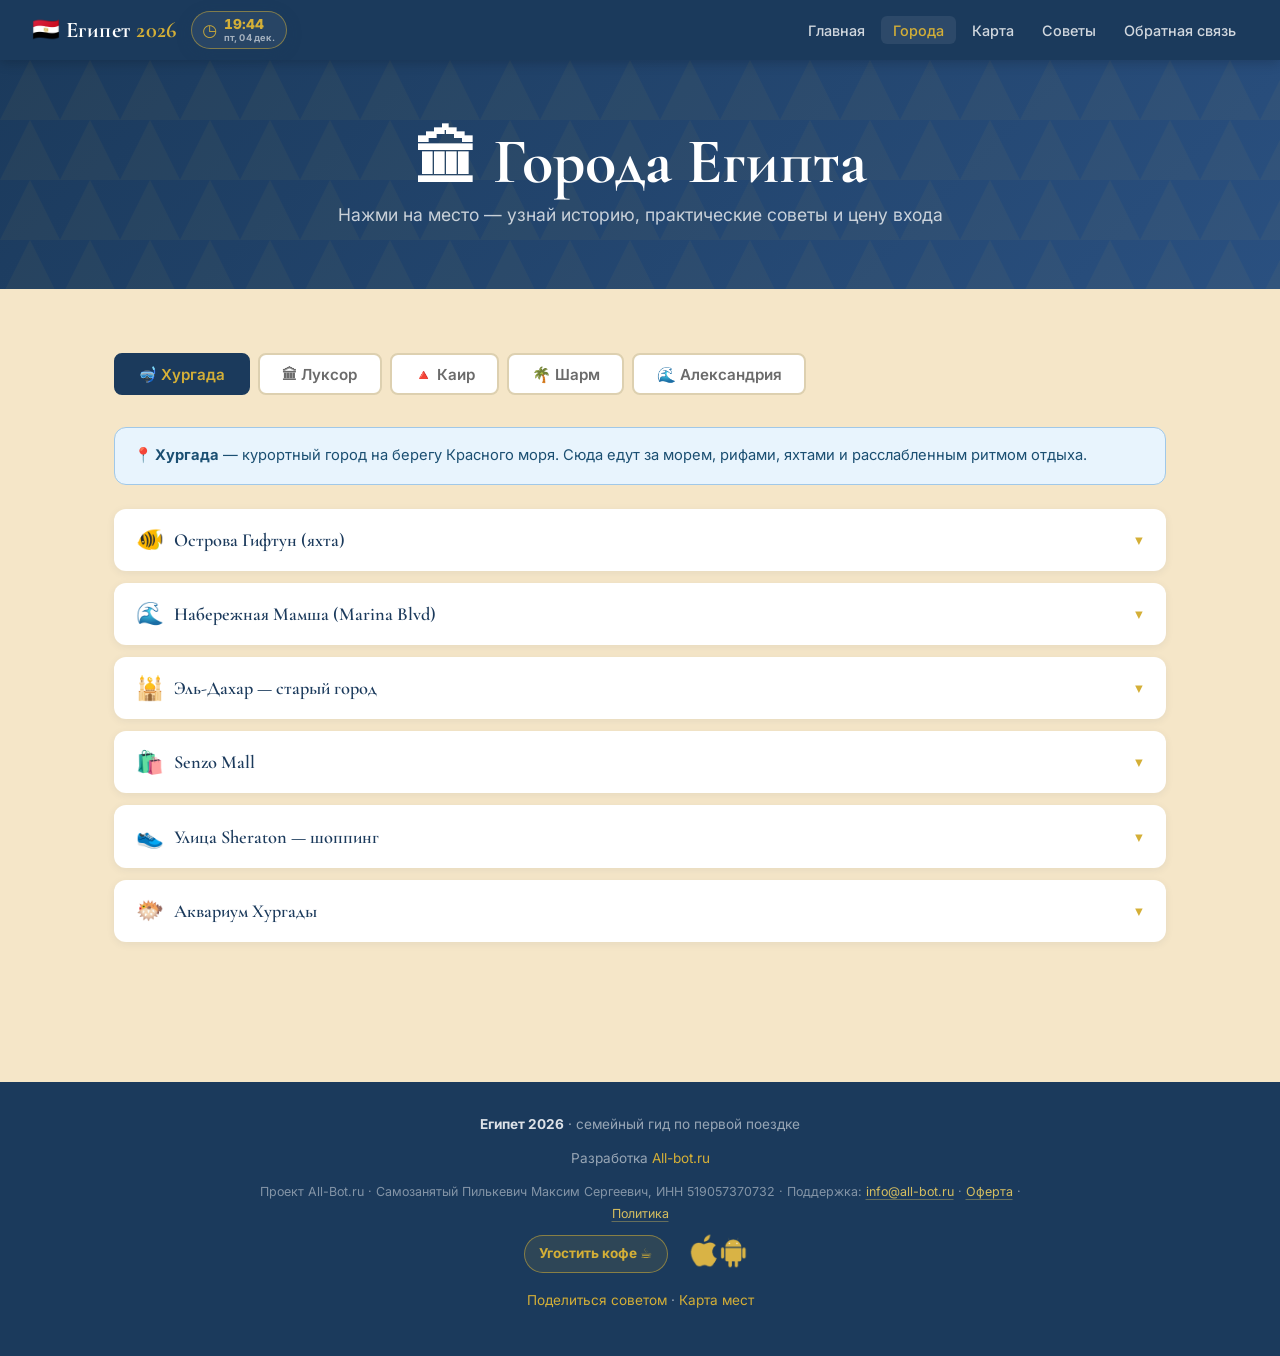
<file: cities.html>
<!DOCTYPE html>
<html lang="ru">
<head>
  <meta charset="UTF-8">
  <meta name="viewport" content="width=device-width, initial-scale=1.0">
  <title>Города — Египет 2026</title>
  <meta name="description" content="Путеводитель по Хургаде, Луксору, Каиру, Шарм-эль-Шейху и Александрии: что посмотреть, история мест, советы и цены.">
  <meta name="theme-color" content="#1B3A5C">
  <meta property="og:title" content="Города — Египет 2026">
  <meta property="og:description" content="Гиды по городам Египта от All-bot.ru.">
  <meta property="og:image" content="https://egypt.all-bot.ru/images/site-preview.jpg">
  <meta property="og:type" content="website">
  <link rel="apple-touch-icon" sizes="180x180" href="apple-touch-icon.png">
  <link rel="icon" type="image/png" sizes="32x32" href="favicon-32x32.png">
  <link rel="icon" type="image/png" sizes="16x16" href="favicon-16x16.png">
  <link rel="manifest" href="site.webmanifest">
  <link rel="stylesheet" href="css/style.css">
</head>
<body>

<!-- NAVBAR -->
<nav class="navbar">
  <div class="navbar-left">
    <a class="navbar-brand" href="index.html">🇪🇬 <span>Египет</span> 2026</a>
  </div>
  <button class="nav-toggle" aria-label="Меню"><span></span><span></span><span></span></button>
  <ul class="nav-links">
    <li><a href="index.html">Главная</a></li>
    <li><a href="cities.html">Города</a></li>
    <li><a href="map.html">Карта</a></li>
    <li><a href="tips.html">Советы</a></li>
    <li><a href="feedback.html">Обратная связь</a></li>
  </ul>
</nav>

<!-- HERO -->
<section class="page-hero">
  <h1>🏛 Города Египта</h1>
  <p>Нажми на место — узнай историю, практические советы и цену входа</p>
</section>

<!-- TABS -->
<section class="section">
  <div class="container" data-tabs>
    <div class="tab-nav">
      <button class="tab-btn active" data-tab="hurghada">🤿 Хургада</button>
      <button class="tab-btn" data-tab="luxor">🏛 Луксор</button>
      <button class="tab-btn" data-tab="cairo">🔺 Каир</button>
      <button class="tab-btn" data-tab="sharm">🌴 Шарм</button>
      <button class="tab-btn" data-tab="alexandria">🌊 Александрия</button>
    </div>

    <!-- ══════════════════ HURGHADA ══════════════════ -->
    <div class="tab-panel active" data-panel="hurghada" id="hurghada">
      <div class="alert alert-info" style="margin-bottom:1.5rem;">
        <strong>📍 Хургада</strong> — курортный город на берегу Красного моря. Сюда едут за морем, рифами, яхтами и расслабленным ритмом отдыха.
      </div>

      <!-- Острова Гифтун -->
      <div class="accordion-item">
        <button class="accordion-btn">
          <span class="acc-left"><span class="acc-icon">🐠</span> Острова Гифтун (яхта)</span>
          <span class="accordion-arrow">▼</span>
        </button>
        <div class="accordion-body">
          <p>Гифтун — национальный морской парк в 7 км от Хургады. Два острова: Биг Гифтун и Смол Гифтун. Вода кристально чистая, видимость под водой 15–20 метров, температура +24–26°C.</p>
          <p>На рифах обитают сотни видов рыб — клоуны, рыбы-попугаи, мурены, барракуды. Кораллы нетронутые, яркие. Лучшее место для снорклинга в районе Хургады.</p>
          <p><strong>Формат дня:</strong> яхта выходит в 09:00, два или три остановки на рифах по 45–60 минут, обед на борту, возврат к 15–16:00.</p>
          <div class="tip-box" style="margin-top:0.9rem;">
            <strong>Что важно знать в первый раз:</strong><br>
            — лучше выбирать лодки с нормальным количеством людей, а не самые дешёвые “массовки”<br>
            — снорклинга уже хватает для вау-эффекта, но пробный дайв может быть ещё сильнее<br>
            — ничего не трогай под водой: кораллы, ежи и “красивые камни” лучше оставить в покое
          </div>
          <div class="acc-meta">
            <span class="acc-tag price">💰 $25–40/чел</span>
            <span class="acc-tag tip">💡 Бронировать в отеле или на набережной накануне</span>
            <span class="acc-tag tip">🤿 Маску с трубкой дают на борту или возьми свою</span>
            <span class="acc-tag must">⭐ Must do</span>
          </div>
        </div>
      </div>

      <!-- Набережная Мамша -->
      <div class="accordion-item">
        <button class="accordion-btn">
          <span class="acc-left"><span class="acc-icon">🌊</span> Набережная Мамша (Marina Blvd)</span>
          <span class="accordion-arrow">▼</span>
        </button>
        <div class="accordion-body">
          <p>4-километровый благоустроенный променад вдоль моря — главное место вечерней жизни Хургады. Рестораны, кафе, сувенирные лавки, аттракционы. Активно с 17:00 до полуночи.</p>
          <p>Особенно красиво ночью: подсветка, музыка, запах кальяна. Можно сидеть у воды часами с чаем и кальяном за копейки по египетским меркам.</p>
          <div class="acc-meta">
            <span class="acc-tag price">💰 Бесплатно (вход свободный)</span>
            <span class="acc-tag tip">💡 Кальян в кафе: ~$3–5, чай: ~$1. Торговаться здесь нет смысла</span>
            <span class="acc-tag tip">⏰ Идеально вечером, после 17:00</span>
          </div>
        </div>
      </div>

      <!-- Эль-Дахар -->
      <div class="accordion-item">
        <button class="accordion-btn">
          <span class="acc-left"><span class="acc-icon">🕌</span> Эль-Дахар — старый город</span>
          <span class="accordion-arrow">▼</span>
        </button>
        <div class="accordion-body">
          <p>Аутентичный египетский квартал — здесь живут и работают местные, а не туристы. Базар с фруктами, овощами, специями, одеждой. Узкие улочки, запах пряностей, ослики с тележками.</p>
          <p>Рыбный рынок в Эль-Дахаре — одно из самых атмосферных мест. Утром привозят свежие морепродукты, тут же готовят. Попробовать осьминога или барракуду за 2–3$ — реально.</p>
          <p>Мечеть Абдульхасана Эльшази — красивая мечеть XIX века. Можно зайти внутрь (одежда с рукавами, обувь снять).</p>
          <div class="acc-meta">
            <span class="acc-tag price">💰 Вход свободный</span>
            <span class="acc-tag tip">💡 Рыбный рынок работает с 7:00 до 12:00</span>
            <span class="acc-tag tip">📸 Лучшее место для настоящих египетских фото</span>
          </div>
        </div>
      </div>

      <!-- Senzo Mall -->
      <div class="accordion-item">
        <button class="accordion-btn">
          <span class="acc-left"><span class="acc-icon">🛍️</span> Senzo Mall</span>
          <span class="accordion-arrow">▼</span>
        </button>
        <div class="accordion-body">
          <p>Крупный торговый центр Хургады с супермаркетом, аптекой, кафе и большим количеством магазинов. Это хороший контраст к базарам: спокойно, чисто, понятные цены и без торгового давления.</p>
          <p>По нашему опыту, туда реально стоит зайти не “на всякий случай”, а нормально пройтись: в итоге мы набрали много всего. Особенно приятно смотреть местные магазины — вещи часто выглядят классно, сидят хорошо и стоят дешевле, чем ожидаешь.</p>
          <p>Отдельный плюс — распродажи. Если попали на скидки, можно очень удачно взять одежду, текстиль и всякие бытовые мелочи без торга и без ощущения, что тебя пытаются развести.</p>
          <div class="acc-meta">
            <span class="acc-tag price">💰 Вход бесплатный</span>
            <span class="acc-tag tip">💡 Цены фиксированные — торговаться не принято</span>
            <span class="acc-tag tip">💡 Особенно хорош по распродажам</span>
            <span class="acc-tag tip">⏰ Открыт до 23:00</span>
          </div>
        </div>
      </div>

      <!-- Улица Sheraton -->
      <div class="accordion-item">
        <button class="accordion-btn">
          <span class="acc-left"><span class="acc-icon">👟</span> Улица Sheraton — шоппинг</span>
          <span class="accordion-arrow">▼</span>
        </button>
        <div class="accordion-body">
          <p>Главная торговая улица туристической зоны. Ювелирные магазины, одежда, сувениры. Здесь можно найти реплики брендов за копейки или настоящий хлопок без лишних накруток.</p>
          <p><strong>Cleopatra</strong> — сеть магазинов с фиксированными ценами и гарантированным качеством. Лучшее место купить египетский хлопок (рубашки, платья, текстиль) без нервов торга.</p>
          <div class="acc-meta">
            <span class="acc-tag tip">💡 Торговаться можно и нужно: начальная цена × 2–3</span>
            <span class="acc-tag tip">💡 Платить фунтами — за доллары дороже</span>
          </div>
        </div>
      </div>

      <!-- Аквариум -->
      <div class="accordion-item">
        <button class="accordion-btn">
          <span class="acc-left"><span class="acc-icon">🐡</span> Аквариум Хургады</span>
          <span class="accordion-arrow">▼</span>
        </button>
        <div class="accordion-body">
          <p>Небольшой аквариум с рыбами Красного моря. Подходит если погода плохая или хочется увидеть жителей моря без снорклинга. Около 1000 видов морских обитателей.</p>
          <p>Расположен в туристической зоне, рядом с набережной. Займёт 1–1.5 часа.</p>
          <div class="acc-meta">
            <span class="acc-tag price">💰 ~$5/чел</span>
            <span class="acc-tag tip">⏰ Открыт ежедневно 09:00–21:00</span>
          </div>
        </div>
      </div>
    </div>

    <!-- ══════════════════ LUXOR ══════════════════ -->
    <div class="tab-panel" data-panel="luxor" id="luxor">
      <div class="alert alert-info" style="margin-bottom:1.5rem;">
        <strong>📍 Луксор</strong> — «самый большой открытый музей мира». Западный берег — усыпальницы. Восточный берег — храмы и городская жизнь. Закат на фелуке — отдельное удовольствие.
      </div>

      <div class="tip-box" style="margin-bottom:1.5rem;">
        <strong>📎 Допматериал по Луксору.</strong> Если хочется отдельно открыть всё более структурно, вот презентация по Луксору — удобно пролистать заранее перед поездкой или держать под рукой на телефоне.
        <div style="display:flex;flex-wrap:wrap;gap:0.7rem;margin-top:0.9rem;">
          <a href="downloads/luxor-presentation.pptx" class="btn btn-primary" download>Скачать презентацию</a>
          <a href="downloads/luxor-presentation.pptx" class="btn btn-white" target="_blank" rel="noopener noreferrer">Открыть файл</a>
        </div>
      </div>

      <!-- Карнак -->
      <div class="accordion-item">
        <button class="accordion-btn">
          <span class="acc-left"><span class="acc-icon">🏛️</span> Карнакский храм</span>
          <span class="accordion-arrow">▼</span>
        </button>
        <div class="accordion-body">
          <p>Строился более 1500 лет — с XVI по I век до н.э. Крупнейший религиозный комплекс древнего мира: 100 га, 134 колонны в Гипостильном зале (высота до 21 метра). Каждая колонна покрыта иероглифами.</p>
          <p>Посвящён богу Амону-Ра. Место, где правили Рамсес II, Тутмос III, Хатшепсут. Шесть пилонов (ворот), Священное озеро. Главный зал (Гипостильный) — одно из самых впечатляющих мест в мире.</p>
          <p><strong>Совет:</strong> приходи рано утром (к открытию в 6:00), пока нет автобусов с туристами. К 10:00 людей становится в 5 раз больше.</p>
          <div class="acc-meta">
            <span class="acc-tag price">💰 ~220 EGP (~$5)</span>
            <span class="acc-tag tip">⏰ 6:00–17:00, летом до 18:00</span>
            <span class="acc-tag must">⭐ Must see — главное в Луксоре</span>
            <span class="acc-tag tip">⏱ Минимум 2 часа</span>
          </div>
        </div>
      </div>

      <!-- Долина Царей -->
      <div class="accordion-item">
        <button class="accordion-btn">
          <span class="acc-left"><span class="acc-icon">⚰️</span> Долина Царей</span>
          <span class="accordion-arrow">▼</span>
        </button>
        <div class="accordion-body">
          <p>На протяжении 500 лет (XVI–XI вв. до н.э.) здесь хоронили фараонов Нового царства. 63 гробницы, из которых открыты около 20. Самая известная — КV62, гробница Тутанхамона.</p>
          <p>Гробницы покрыты росписями — мифологические сцены, карты загробного мира, тексты заклинаний. Краски за 3000 лет почти не потускнели — это поражает больше всего.</p>
          <p><strong>Стандартный билет</strong> включает 3 гробницы на выбор (кроме Тутанхамона — за него отдельный билет +$20). Рекомендуем: Рамсес IV (KV2), Мернептах (KV8), Рамсес IX (KV6).</p>
          <div class="tip-box" style="margin-top:0.9rem;">
            <strong>Как сделать себе хорошо:</strong><br>
            — приходи как можно раньше, пока нет жары и автобусных толп<br>
            — не пытайся обежать всё подряд, лучше посмотреть меньше, но спокойно<br>
            — самая сильная магия там не в “галочке”, а в том, насколько живо сохранились стены и краски
          </div>
          <div class="acc-meta">
            <span class="acc-tag price">💰 ~480 EGP (~$10) / 3 гробницы</span>
            <span class="acc-tag price">💰 Тутанхамон: +850 EGP дополнительно</span>
            <span class="acc-tag tip">⏰ 6:00–17:00</span>
            <span class="acc-tag must">⭐ Must see</span>
            <span class="acc-tag tip">💡 Фото внутри запрещены — не рискуй штрафом</span>
          </div>
        </div>
      </div>

      <!-- Храм Хатшепсут -->
      <div class="accordion-item">
        <button class="accordion-btn">
          <span class="acc-left"><span class="acc-icon">🏔️</span> Храм царицы Хатшепсут</span>
          <span class="accordion-arrow">▼</span>
        </button>
        <div class="accordion-body">
          <p>Один из красивейших и лучше всего сохранившихся храмов Египта. Три террасы, врезанные в известняковую скалу. Построен для Хатшепсут — одной из немногих женщин-фараонов (1479–1458 гг. до н.э.).</p>
          <p>Хатшепсут правила более 20 лет, одевалась как мужчина-фараон, носила бороду. После смерти её преемник Тутмос III пытался стереть всякую память о ней — сбивал изображения, разрушал надписи. Но храм выжил.</p>
          <p>Сцены рождения Хатшепсут от бога Амона, экспедиция в страну Пунт — всё сохранилось в красках.</p>
          <div class="acc-meta">
            <span class="acc-tag price">💰 ~350 EGP (~$7)</span>
            <span class="acc-tag tip">⏰ 6:00–17:00</span>
            <span class="acc-tag must">⭐ Must see</span>
          </div>
        </div>
      </div>

      <!-- Колоссы Мемнона -->
      <div class="accordion-item">
        <button class="accordion-btn">
          <span class="acc-left"><span class="acc-icon">🗿</span> Колоссы Мемнона</span>
          <span class="accordion-arrow">▼</span>
        </button>
        <div class="accordion-body">
          <p>Два гигантских сидящих колосса высотой 18 метров — всё, что осталось от грандиозного заупокойного храма Аменхотепа III (XIV в. до н.э.). Стоят прямо у дороги при въезде на западный берег.</p>
          <p>В древности статуи «пели» на рассвете — звук возникал из-за перепада температур в трещинах камня. Греки и римляне специально приезжали услышать «голос Мемнона». После реставрации во II веке н.э. звук исчез.</p>
          <div class="acc-meta">
            <span class="acc-tag price">💰 Бесплатно</span>
            <span class="acc-tag tip">📸 Отличное место для фото — монументальный фон</span>
            <span class="acc-tag tip">⏱ 10–15 минут (фотостоп по дороге в Долину Царей)</span>
          </div>
        </div>
      </div>

      <!-- Луксорский храм -->
      <div class="accordion-item">
        <button class="accordion-btn">
          <span class="acc-left"><span class="acc-icon">🌙</span> Луксорский храм</span>
          <span class="accordion-arrow">▼</span>
        </button>
        <div class="accordion-body">
          <p>Храм в самом центре города, прямо на набережной Нила. Строился при Аменхотепе III (XIV в. до н.э.), расширен Рамсесом II. У входа — огромный пилон и колоссы Рамсеса II.</p>
          <p>Когда-то перед ним стояли 20 обелисков. Один сейчас стоит в Париже на площади Согласия — Мухаммед Али подарил его Франции в 1829 году. Второй остался на месте.</p>
          <p>Особенно красив <strong>вечером</strong> — подсветка делает его золотым. Толпа меньше, чем утром. Рядом — аллея Сфинксов (3 км, ведёт до Карнакского храма).</p>
          <div class="acc-meta">
            <span class="acc-tag price">💰 ~260 EGP (~$5)</span>
            <span class="acc-tag tip">⏰ 6:00–21:00 (вечером особенно красиво)</span>
            <span class="acc-tag tip">💡 Аллея Сфинксов рядом — бесплатная прогулка</span>
          </div>
        </div>
      </div>

      <!-- Фелука -->
      <div class="accordion-item">
        <button class="accordion-btn">
          <span class="acc-left"><span class="acc-icon">⛵</span> Фелука на Ниле</span>
          <span class="accordion-arrow">▼</span>
        </button>
        <div class="accordion-body">
          <p>Фелука — традиционная египетская лодка под парусом. Прогулка по Нилу на закате — одно из самых романтичных занятий в Луксоре. Западный берег золотится от солнца, хором поют птицы, Луксорский храм отражается в воде.</p>
          <p>Капитаны сидят на набережной прямо напротив отелей. Торговаться нужно — начинают с $10–15, реально договориться на 150–200 EGP (~$3–5) за 1.5–2 часа на двоих.</p>
          <div class="acc-meta">
            <span class="acc-tag price">💰 150–200 EGP (~$3–5) за лодку — торгуйся!</span>
            <span class="acc-tag tip">⏰ Лучшее время: за час до заката (~17:30–18:30)</span>
            <span class="acc-tag must">⭐ Не пропустите — незабываемо</span>
          </div>
        </div>
      </div>

      <!-- Банановый остров -->
      <div class="accordion-item">
        <button class="accordion-btn">
          <span class="acc-left"><span class="acc-icon">🍌</span> Банановый остров</span>
          <span class="accordion-arrow">▼</span>
        </button>
        <div class="accordion-body">
          <p>Небольшой тихий остров посреди Нила, покрытый банановыми плантациями. Добраться — лодкой от набережной, 5 минут. Здесь можно сорвать бананы прямо с дерева, погулять в тишине, выпить свежевыжатый сок.</p>
          <p>Отличная пауза после насыщенного дня с храмами. Никакой суеты, только пальмы, Нил и птицы.</p>
          <div class="acc-meta">
            <span class="acc-tag price">💰 ~$5 за лодку туда-обратно</span>
            <span class="acc-tag tip">⏱ 1–2 часа</span>
          </div>
        </div>
      </div>

      <!-- Вечерний Луксор -->
      <div class="accordion-item">
        <button class="accordion-btn">
          <span class="acc-left"><span class="acc-icon">🌆</span> Вечером в Луксоре: отдых без спешки</span>
          <span class="accordion-arrow">▼</span>
        </button>
        <div class="accordion-body">
          <p>После храмов, жары и длинных переходов Луксор лучше не добивать ещё одной “обязательной программой”. Вечером здесь приятнее замедлиться: Нил, набережная, чай, крыши, лёгкая прогулка и восстановление сил.</p>
          <div class="grid-2" style="margin-top:1rem;">
            <div class="tip-box">
              <strong>🧖 Спа или хаммам</strong><br>
              Хороший вариант после Долины царей и Карнака. В городе есть спа и хаммамы: пар, мягкий пилинг и массаж помогают снять усталость после долгих прогулок.
            </div>
            <div class="tip-box">
              <strong>⛵ Фелука на закате</strong><br>
              Плавная прогулка по Нилу на традиционной лодке. Обычно капитаны предлагают чай или небольшие закуски, а город с воды вечером выглядит совсем иначе.
            </div>
            <div class="tip-box">
              <strong>🌊 Корниш и рынок</strong><br>
              После дневной жары можно гулять по набережной вдоль Нила. А рынок в центре оживает к вечеру: специи, ткани, сувениры и намного приятнее, чем под полуденным солнцем.
            </div>
            <div class="tip-box">
              <strong>🍽️ Ресторан на крыше</strong><br>
              Ужин или мятный чай на террасе с видом на Нил — очень правильный формат Луксора. Можно смотреть закат, городские огни и никуда не торопиться.
            </div>
            <div class="tip-box">
              <strong>☕ Кофейня и шиша</strong><br>
              Если хочется просто посидеть, ищите местную кофейню: чай, каркаде, сладости, разговоры вокруг и спокойный вечерний ритм.
            </div>
            <div class="tip-box">
              <strong>🏺 Небольшие музеи</strong><br>
              Музей мумификации и музей Луксора можно оставить на вечер: после 17:00 обычно спокойнее и не так жарко, чем днём на открытых объектах.
            </div>
            <div class="tip-box">
              <strong>🐴 Конная повозка</strong><br>
              Неторопливая прогулка вечером позволяет увидеть подсвеченные улицы и жилые кварталы без длинной ходьбы. Цену лучше договорить до посадки.
            </div>
          </div>
          <div class="acc-meta">
            <span class="acc-tag tip">⏰ Лучшее время: после 17:00</span>
            <span class="acc-tag tip">💡 Не планируй слишком плотно — Луксор хорошо работает в медленном темпе</span>
          </div>
        </div>
      </div>
    </div>

    <!-- ══════════════════ CAIRO ══════════════════ -->
    <div class="tab-panel" data-panel="cairo" id="cairo">
      <div class="alert alert-info" style="margin-bottom:1.5rem;">
        <strong>📍 Каир</strong> — столица и самый большой город Африки. Главное здесь — пирамиды, GEM и старый город. Базар Хан-эль-Халили лучше оставить на вечер, когда там особенно живая атмосфера.
      </div>

      <!-- Пирамиды -->
      <div class="accordion-item open">
        <button class="accordion-btn">
          <span class="acc-left"><span class="acc-icon">🔺</span> Пирамиды Гизы + Сфинкс</span>
          <span class="accordion-arrow">▼</span>
        </button>
        <div class="accordion-body">
          <p>Единственное сохранившееся чудо древнего мира. Три пирамиды: Хеопса (146 м — самая высокая), Хефрена и Микерина. Построены около 2560–2490 гг. до н.э. Технологии строительства до сих пор вызывают споры у учёных.</p>
          <p>Пирамида Хеопса состоит из 2.3 миллиона каменных блоков весом от 2.5 до 15 тонн каждый. Точность кладки — миллиметры. Ориентация по сторонам света — почти идеальная.</p>
          <p>Великий Сфинкс — 73 метра в длину, высечен из одного куска известняка. Лицо, предположительно, Хефрена. Между лап когда-то стояла стела с пророчеством.</p>
          <p><strong>Важно:</strong> на плато ходят назойливые торговцы, предлагают «бесплатно» покататься на верблюде, а потом требуют деньги. Вежливо, но твёрдо: «No, thank you».</p>
          <div class="tip-box" style="margin-top:0.9rem;">
            <strong>Если идёшь первый раз:</strong><br>
            — никому не отдавай билет и не ведись на “официальных помощников”<br>
            — приезжай пораньше, пока меньше людей и мягче свет<br>
            — на пирамиды, GEM и старый город лучше закладывать целый день, а не пытаться втиснуть всё между делом
          </div>
          <div class="acc-meta">
            <span class="acc-tag price">💰 Вход на плато: ~500 EGP (~$10)</span>
            <span class="acc-tag price">💰 Внутрь пирамиды Хеопса: +600 EGP дополнительно</span>
            <span class="acc-tag tip">⏰ 8:00–17:00</span>
            <span class="acc-tag must">⭐ Must see — ради одного этого стоит ехать в Египет</span>
            <span class="acc-tag tip">💡 Uber до пирамид: ~$5–10 из центра Каира</span>
          </div>
        </div>
      </div>

      <!-- GEM -->
      <div class="accordion-item">
        <button class="accordion-btn">
          <span class="acc-left"><span class="acc-icon">🏺</span> Grand Egyptian Museum (GEM)</span>
          <span class="accordion-arrow">▼</span>
        </button>
        <div class="accordion-body">
          <p>Открылся в 2023 году — крупнейший археологический музей в мире. 100 000 кв.м, 100 000+ экспонатов. Специально построен рядом с пирамидами, в 2 км от плато Гиза.</p>
          <p><strong>Главное сокровище</strong> — полная коллекция Тутанхамона: более 5000 предметов из его гробницы. Золотая маска, три гроба (один в другом), трон, колесницы, статуэтки-ушебти. Всё, что нашёл Говард Картер в 1922 году — впервые выставлено вместе.</p>
          <p>Также: статуя Рамсеса II (12 метров), коллекция мумий царей, детали Солнечной ладьи Хеопса (43 метра, из кедра). TIME Magazine назвал GEM «одним из величайших мест мира 2026 года».</p>
          <div class="acc-meta">
            <span class="acc-tag price">💰 ~1000 EGP (~$20) стандартный билет</span>
            <span class="acc-tag tip">⏰ 9:00–17:00, пятница до 18:00</span>
            <span class="acc-tag must">⭐ Must see — планируй 3–4 часа</span>
            <span class="acc-tag tip">💡 В 2 км от пирамид — идеально совместить на один день</span>
          </div>
        </div>
      </div>

      <!-- Хан-эль-Халили -->
      <div class="accordion-item">
        <button class="accordion-btn">
          <span class="acc-left"><span class="acc-icon">🏪</span> Хан-эль-Халили — базар</span>
          <span class="accordion-arrow">▼</span>
        </button>
        <div class="accordion-body">
          <p>Основан в 1382 году. Один из крупнейших базаров Ближнего Востока и самый знаменитый рынок в Африке. Лабиринт узких крытых улочек, сотни лавок.</p>
          <p>Продаётся всё: медные лампы, кожаные изделия, золото и серебро, специи, ароматные масла, шали, галабеи, алебастровые фигурки, антиквариат (настоящий и «настоящий»). Торговля — искусство, торговцы дружелюбны, начинают цену в 3–5 раз выше реальной.</p>
          <p><strong>Кафе Эль-Фишави</strong> — старейшее кафе Каира (работает с 1797 года), прямо на базаре. Обязательно выпей там кахву (кофе по-турецки) или карадэн (каркаде).</p>
          <div class="acc-meta">
            <span class="acc-tag price">💰 Вход свободный</span>
            <span class="acc-tag tip">💡 Торгуйся: предлагай 20–30% от первой цены</span>
            <span class="acc-tag tip">💡 Лучшее время: вечер — более прохладно, атмосфернее</span>
            <span class="acc-tag must">⭐ Must do</span>
          </div>
        </div>
      </div>

      <!-- Цитадель -->
      <div class="accordion-item">
        <button class="accordion-btn">
          <span class="acc-left"><span class="acc-icon">🏰</span> Цитадель Саладина</span>
          <span class="accordion-arrow">▼</span>
        </button>
        <div class="accordion-body">
          <p>Средневековая крепость на холме, построена Саладином в XII веке для защиты от крестоносцев. Стены, башни, несколько мечетей. Управляла Египтом 700 лет.</p>
          <p><strong>Мечеть Мухаммеда Али</strong> (1848 г.) — «Алебастровая мечеть» — доминирует над Каиром. С её минаретов открывается панорамный вид на весь город, Нил, пирамиды вдали — грандиозно.</p>
          <div class="acc-meta">
            <span class="acc-tag price">💰 ~360 EGP (~$7)</span>
            <span class="acc-tag tip">⏰ 8:00–17:00</span>
            <span class="acc-tag tip">📸 Лучшая панорама Каира</span>
          </div>
        </div>
      </div>

      <!-- Улица Муиз -->
      <div class="accordion-item">
        <button class="accordion-btn">
          <span class="acc-left"><span class="acc-icon">🕌</span> Улица Муиз</span>
          <span class="accordion-arrow">▼</span>
        </button>
        <div class="accordion-body">
          <p>Пешеходная улица в историческом Каире — самая высокая концентрация средневековых исламских памятников в мире. Мечети, медресе, фонтаны, дворцы XII–XIX веков.</p>
          <p>Вечером становится пешеходной, продают уличную еду, работают мастера медники, ткачи. Очень фотогенично — арабская вязь на фасадах, фонари, мозаика.</p>
          <div class="acc-meta">
            <span class="acc-tag price">💰 Бесплатно</span>
            <span class="acc-tag tip">⏰ Вечером особенно красиво</span>
            <span class="acc-tag tip">📍 Рядом с Хан-эль-Халили — удобно совместить</span>
          </div>
        </div>
      </div>

      <!-- City Stars -->
      <div class="accordion-item">
        <button class="accordion-btn">
          <span class="acc-left"><span class="acc-icon">🛒</span> City Stars Mall — шоппинг</span>
          <span class="accordion-arrow">▼</span>
        </button>
        <div class="accordion-body">
          <p>Крупнейший торговый комплекс в Египте и один из крупнейших в Африке: 6 этажей, 550 магазинов, 95 ресторанов, кинотеатр IMAX. Здесь есть всё — от H&M и Zara до Rolex.</p>
          <p>Бренды дешевле, чем в России — особенно Nike, Adidas, Puma, Mango. Если планируешь серьёзный шоппинг — это лучшее место в Египте.</p>
          <div class="acc-meta">
            <span class="acc-tag price">💰 Цены фиксированные</span>
            <span class="acc-tag tip">⏰ 10:00–24:00</span>
            <span class="acc-tag tip">📍 Район Heliopolis, такси ~15 мин от центра</span>
          </div>
        </div>
      </div>
    </div>

    <!-- ══════════════════ SHARM ══════════════════ -->
    <div class="tab-panel" data-panel="sharm" id="sharm">
      <div class="alert alert-info" style="margin-bottom:1.5rem;">
        <strong>📍 Шарм-эль-Шейх</strong> — курорт на юге Синая. Сюда едут за рифами, дайвингом, красивыми бухтами и более “открыточным” морским Египтом.
      </div>

      <div class="accordion-item">
        <button class="accordion-btn">
          <span class="acc-left"><span class="acc-icon">🌴</span> Naama Bay</span>
          <span class="accordion-arrow">▼</span>
        </button>
        <div class="accordion-body">
          <p>Центральная прогулочная зона Шарма: отели, кафе, магазины, пляжи и вся туристическая жизнь. Удобна, если хочется жить в месте, где вечером есть куда выйти пешком.</p>
          <p>Это хороший первый ориентир по городу: здесь легче всего понять ритм Шарма, найти рестораны и не чувствовать себя “оторванным” от всего.</p>
          <div class="acc-meta">
            <span class="acc-tag price">💰 Прогулка бесплатна</span>
            <span class="acc-tag tip">⏰ Лучше вечером</span>
            <span class="acc-tag tip">📍 Удобная база для первого дня</span>
          </div>
        </div>
      </div>

      <div class="accordion-item">
        <button class="accordion-btn">
          <span class="acc-left"><span class="acc-icon">🐠</span> Ras Mohammed</span>
          <span class="accordion-arrow">▼</span>
        </button>
        <div class="accordion-body">
          <p>Национальный парк и одна из самых известных морских точек Египта. Сюда едут за сильным снорклингом, дайвингом и той самой картинкой “риф почти как аквариум”.</p>
          <p>Если Хургада — более мягкий вход в тему моря, то Ras Mohammed уже про очень серьёзное качество подводного мира.</p>
          <div class="acc-meta">
            <span class="acc-tag must">⭐ Must see</span>
            <span class="acc-tag tip">🤿 Снорклинг / дайвинг</span>
            <span class="acc-tag tip">⏱ Лучше на полдня или день</span>
          </div>
        </div>
      </div>

      <div class="accordion-item">
        <button class="accordion-btn">
          <span class="acc-left"><span class="acc-icon">🕌</span> Old Market и мечеть Аль-Сахаба</span>
          <span class="accordion-arrow">▼</span>
        </button>
        <div class="accordion-body">
          <p>Старый рынок Шарма — это уже не только сувениры, но и нормальная вечерняя атмосфера: фрукты, кальяны, сладости, огни и большая мечеть Аль-Сахаба, которая красиво подсвечивается ночью.</p>
          <p>Хорошее место для прогулки, если хочется немного “египетского вайба”, а не только отельной курортности.</p>
          <div class="acc-meta">
            <span class="acc-tag tip">🌙 Особенно красиво вечером</span>
            <span class="acc-tag tip">💡 Торг здесь уместен</span>
          </div>
        </div>
      </div>

      <div class="accordion-item">
        <button class="accordion-btn">
          <span class="acc-left"><span class="acc-icon">✨</span> SOHO Square</span>
          <span class="accordion-arrow">▼</span>
        </button>
        <div class="accordion-body">
          <p>Аккуратная вечерняя зона с подсветкой, кафе, магазинами и более “глянцевым” курортным ощущением. Подходит, если хочется просто красиво пройтись без суеты рынка.</p>
          <div class="acc-meta">
            <span class="acc-tag price">💰 Вход свободный</span>
            <span class="acc-tag tip">📸 Хорошо для вечерних фото</span>
          </div>
        </div>
      </div>
    </div>

    <!-- ══════════════════ ALEXANDRIA ══════════════════ -->
    <div class="tab-panel" data-panel="alexandria" id="alexandria">
      <div class="alert alert-info" style="margin-bottom:1.5rem;">
        <strong>📍 Александрия</strong> — Египет у Средиземного моря. Здесь уже совсем другое настроение: ветер, набережные, эллинистическая история, море и более северный городской ритм.
      </div>

      <div class="accordion-item">
        <button class="accordion-btn">
          <span class="acc-left"><span class="acc-icon">📚</span> Bibliotheca Alexandrina</span>
          <span class="accordion-arrow">▼</span>
        </button>
        <div class="accordion-body">
          <p>Современная библиотека и один из символов новой Александрии. Это не “просто здание”, а целый культурный центр с выставками и сильной архитектурой.</p>
          <div class="acc-meta">
            <span class="acc-tag must">⭐ Must see</span>
            <span class="acc-tag tip">🏛 Современная Александрия</span>
          </div>
        </div>
      </div>

      <div class="accordion-item">
        <button class="accordion-btn">
          <span class="acc-left"><span class="acc-icon">🏰</span> Цитадель Кайт-Бей</span>
          <span class="accordion-arrow">▼</span>
        </button>
        <div class="accordion-body">
          <p>Крепость у моря на месте легендарного Александрийского маяка. Это одна из самых красивых точек города, где история и морской пейзаж работают вместе.</p>
          <div class="acc-meta">
            <span class="acc-tag tip">🌊 Лучший морской вид</span>
            <span class="acc-tag tip">📸 Очень фотогенично</span>
          </div>
        </div>
      </div>

      <div class="accordion-item">
        <button class="accordion-btn">
          <span class="acc-left"><span class="acc-icon">🚋</span> Corniche и городская набережная</span>
          <span class="accordion-arrow">▼</span>
        </button>
        <div class="accordion-body">
          <p>Длинная набережная Александрии — это лучший способ почувствовать город: море, ветер, старые дома, кафе и совсем не тот Египет, который ожидают после Каира или Хургады.</p>
          <div class="acc-meta">
            <span class="acc-tag tip">💡 Хорошо без плана, просто гулять</span>
            <span class="acc-tag tip">🌅 Особенно приятно к вечеру</span>
          </div>
        </div>
      </div>

      <div class="accordion-item">
        <button class="accordion-btn">
          <span class="acc-left"><span class="acc-icon">🌿</span> Дворец и сады Монтаза</span>
          <span class="accordion-arrow">▼</span>
        </button>
        <div class="accordion-body">
          <p>Большой зелёный парк у моря с дворцовым комплексом. Хороший вариант, если хочется передышки от плотной городской среды и просто красивой прогулки.</p>
          <div class="acc-meta">
            <span class="acc-tag tip">🌳 Простор и воздух</span>
            <span class="acc-tag tip">📍 Хорошо на полдня</span>
          </div>
        </div>
      </div>

      <div class="accordion-item">
        <button class="accordion-btn">
          <span class="acc-left"><span class="acc-icon">⚱️</span> Катакомбы Ком-эш-Шукафа</span>
          <span class="accordion-arrow">▼</span>
        </button>
        <div class="accordion-body">
          <p>Подземный некрополь, где смешались египетские, греческие и римские мотивы. Это одна из самых необычных исторических точек Александрии.</p>
          <div class="acc-meta">
            <span class="acc-tag tip">🏛 Египет + античность</span>
            <span class="acc-tag tip">⏱ 45–60 минут</span>
          </div>
        </div>
      </div>
    </div>

  </div><!-- /container -->
</section>

<!-- FOOTER -->
<footer class="footer">
  <p><strong>Египет 2026</strong> · семейный гид по первой поездке</p>
  <p style="margin-top:0.3rem;">Разработка <a href="https://all-bot.ru" target="_blank" rel="noopener noreferrer">All-bot.ru</a></p>
  <p class="footer-legal">Проект All-Bot.ru · Самозанятый Пилькевич Максим Сергеевич, ИНН 519057370732 · Поддержка: <a href="mailto:info@all-bot.ru">info@all-bot.ru</a> · <a href="https://all-bot.ru/offer" target="_blank" rel="noopener noreferrer">Оферта</a> · <a href="https://all-bot.ru/privacy" target="_blank" rel="noopener noreferrer">Политика</a></p>
  <p class="footer-actions">
    <a class="support-footer-btn" href="https://all-bot.ru/pay/egypt-guide">Угостить кофе ☕</a>
    <button class="install-footer-btn" type="button" data-install-trigger aria-label="Как добавить сайт на экран телефона" title="Добавить на экран телефона"><img src="images/install-app-icon.png" alt=""></button>
  </p>
  <p style="margin-top:0.3rem;"><a href="feedback.html">Поделиться советом</a> · <a href="map.html">Карта мест</a></p>
</footer>

<script src="js/main.js"></script>

<script>
// Handle URL hash for direct city link
document.addEventListener('DOMContentLoaded', () => {
  const hash = location.hash.replace('#', '');
  if (hash && ['hurghada', 'luxor', 'cairo', 'sharm', 'alexandria'].includes(hash)) {
    document.querySelectorAll('.tab-btn').forEach(b => b.classList.remove('active'));
    document.querySelectorAll('.tab-panel').forEach(p => p.classList.remove('active'));
    const btn = document.querySelector(`[data-tab="${hash}"]`);
    const panel = document.querySelector(`[data-panel="${hash}"]`);
    if (btn) btn.classList.add('active');
    if (panel) panel.classList.add('active');
  }
});
</script>
</body>
</html>
</file>
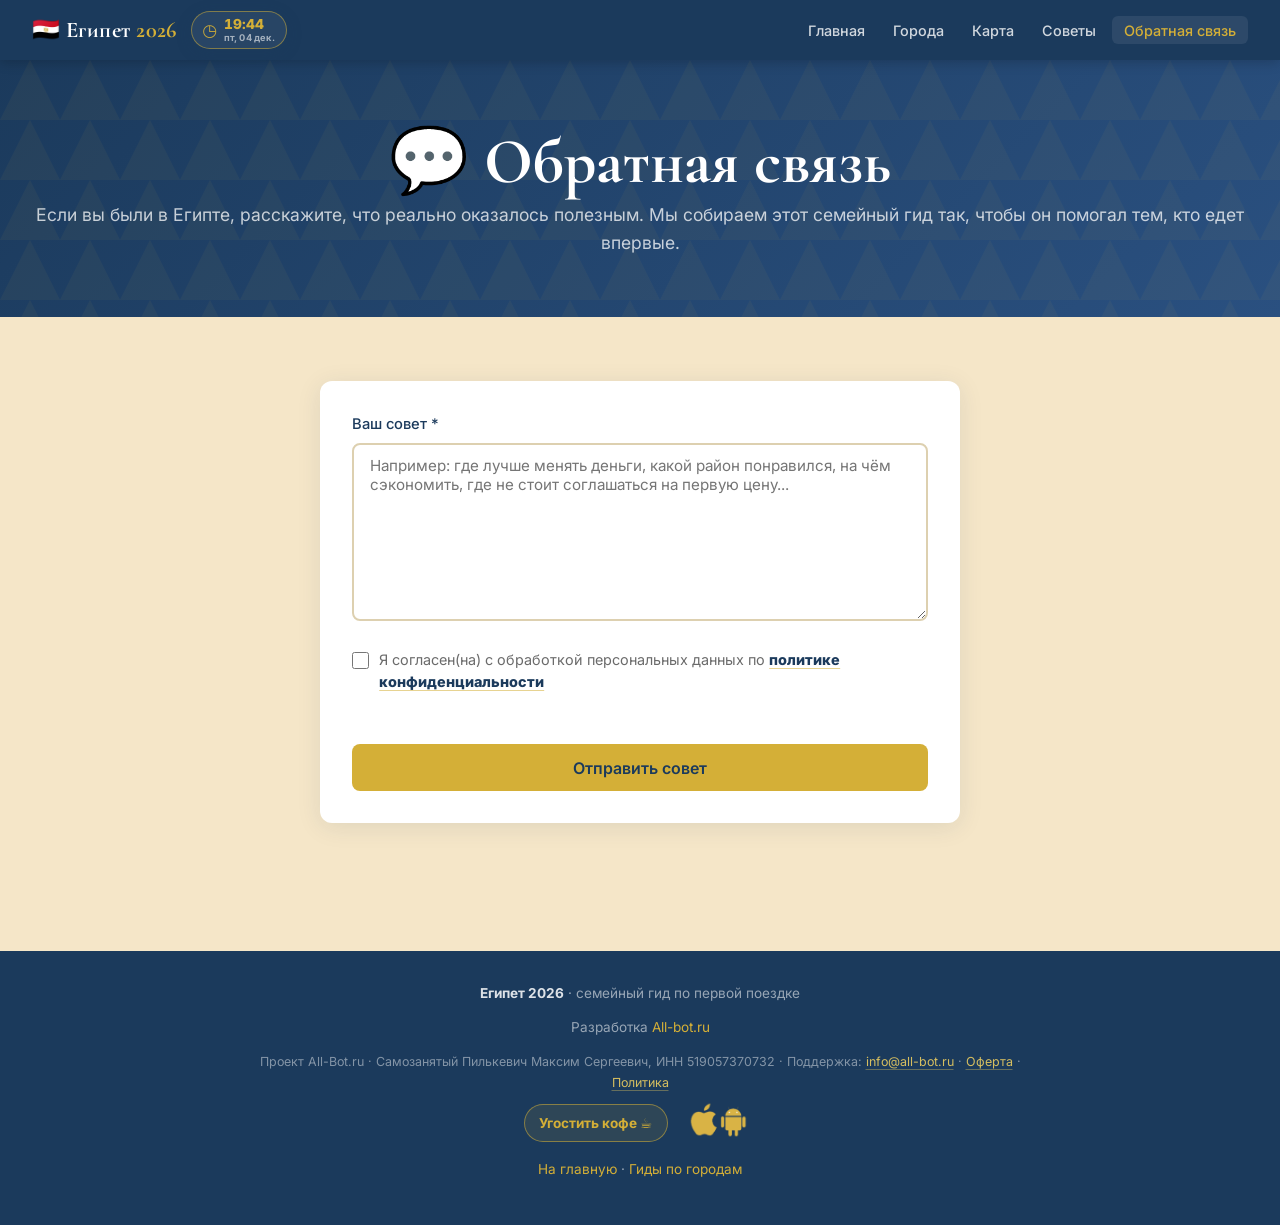
<file: feedback.html>
<!DOCTYPE html>
<html lang="ru">
<head>
  <meta charset="UTF-8">
  <meta name="viewport" content="width=device-width, initial-scale=1.0">
  <title>Обратная связь — Египет 2026</title>
  <meta name="description" content="Если вы были в Египте, поделитесь полезным советом. Мы собираем живой семейный гид, который поможет тем, кто едет впервые.">
  <meta name="theme-color" content="#1B3A5C">
  <meta property="og:title" content="Обратная связь — Египет 2026">
  <meta property="og:description" content="Поделитесь полезным советом по Египту для гида All-bot.ru.">
  <meta property="og:image" content="https://egypt.all-bot.ru/images/site-preview.jpg">
  <meta property="og:type" content="website">
  <link rel="apple-touch-icon" sizes="180x180" href="apple-touch-icon.png">
  <link rel="icon" type="image/png" sizes="32x32" href="favicon-32x32.png">
  <link rel="icon" type="image/png" sizes="16x16" href="favicon-16x16.png">
  <link rel="manifest" href="site.webmanifest">
  <link rel="stylesheet" href="css/style.css">
  <style>
    .feedback-wrap {
      max-width: 640px;
      margin: 0 auto;
    }
    .success-box {
      display: none;
      text-align: center;
      padding: 3rem 2rem;
    }
    .success-box .s-icon { font-size: 4rem; margin-bottom: 1rem; }
    .success-box h2 { color: var(--navy); margin-bottom: 0.5rem; }
    .success-box p { color: var(--text-lt); }
    .simple-feedback-note {
      color: var(--text-lt);
      font-size: 0.92rem;
      line-height: 1.7;
      margin-bottom: 1.25rem;
    }
    .feedback-badge {
      display: inline-flex;
      align-items: center;
      margin-bottom: 0.75rem;
      padding: 0.35rem 0.8rem;
      border-radius: 999px;
      background: rgba(212,175,55,0.14);
      color: #8B6914;
      font-size: 0.78rem;
      font-weight: 800;
      letter-spacing: 0.08em;
      text-transform: uppercase;
    }
    .feedback-consent {
      display: flex;
      align-items: flex-start;
      gap: 0.65rem;
      margin: 1rem 0;
      color: var(--text-lt);
      font-size: 0.9rem;
      line-height: 1.55;
    }
    .feedback-consent input {
      width: 1.05rem;
      height: 1.05rem;
      margin-top: 0.18rem;
      flex: 0 0 auto;
      accent-color: var(--gold);
    }
    .feedback-consent a {
      color: var(--navy);
      font-weight: 800;
      text-decoration: underline;
      text-decoration-color: rgba(212,175,55,0.55);
      text-underline-offset: 3px;
    }
    .feedback-message {
      min-height: 1.3rem;
      margin: 0 0 0.85rem;
      color: #9a5220;
      font-size: 0.9rem;
    }
  </style>
</head>
<body>

<nav class="navbar">
  <div class="navbar-left">
    <a class="navbar-brand" href="index.html">🇪🇬 <span>Египет</span> 2026</a>
  </div>
  <button class="nav-toggle" aria-label="Меню"><span></span><span></span><span></span></button>
  <ul class="nav-links">
    <li><a href="index.html">Главная</a></li>
    <li><a href="cities.html">Города</a></li>
    <li><a href="map.html">Карта</a></li>
    <li><a href="tips.html">Советы</a></li>
    <li><a href="feedback.html">Обратная связь</a></li>
  </ul>
</nav>

<section class="page-hero">
  <h1>💬 Обратная связь</h1>
  <p>Если вы были в Египте, расскажите, что реально оказалось полезным. Мы собираем этот семейный гид так, чтобы он помогал тем, кто едет впервые.</p>
</section>

<section class="section">
  <div class="container">
    <div class="feedback-wrap">
      <div class="card">
        <div class="card-body" style="padding:2rem;">
          <form id="feedback-form" novalidate>

            <!-- Tip text -->
            <div class="form-group">
              <label class="form-label" for="fb_tip">Ваш совет *</label>
              <textarea class="form-textarea" id="fb_tip" name="tip"
                        placeholder="Например: где лучше менять деньги, какой район понравился, на чём сэкономить, где не стоит соглашаться на первую цену..."
                        rows="8" required></textarea>
            </div>

            <label class="feedback-consent" for="fb_consent">
              <input type="checkbox" id="fb_consent" required>
              <span>Я согласен(на) с обработкой персональных данных по <a href="https://all-bot.ru/privacy" target="_blank" rel="noopener noreferrer">политике конфиденциальности</a></span>
            </label>

            <p class="feedback-message" id="feedback-message" aria-live="polite"></p>

            <button type="submit" class="btn btn-primary" id="feedback-submit" style="width:100%;justify-content:center;padding:0.85rem;font-size:1rem;">
              Отправить совет
            </button>
          </form>

          <!-- Success state -->
          <div class="success-box" id="success-box">
            <div class="s-icon">🎉</div>
            <h2>Спасибо!</h2>
            <p>Совет получен. Если он будет полезен другим путешественникам, мы добавим его в гид.</p>
            <a href="cities.html" class="btn btn-primary mt-3">Читать гид по городам</a>
          </div>
        </div>
      </div>

    </div>
  </div>
</section>

<footer class="footer">
  <p><strong>Египет 2026</strong> · семейный гид по первой поездке</p>
  <p style="margin-top:0.3rem;">Разработка <a href="https://all-bot.ru" target="_blank" rel="noopener noreferrer">All-bot.ru</a></p>
  <p class="footer-legal">Проект All-Bot.ru · Самозанятый Пилькевич Максим Сергеевич, ИНН 519057370732 · Поддержка: <a href="mailto:info@all-bot.ru">info@all-bot.ru</a> · <a href="https://all-bot.ru/offer" target="_blank" rel="noopener noreferrer">Оферта</a> · <a href="https://all-bot.ru/privacy" target="_blank" rel="noopener noreferrer">Политика</a></p>
  <p class="footer-actions">
    <a class="support-footer-btn" href="https://all-bot.ru/pay/egypt-guide">Угостить кофе ☕</a>
    <button class="install-footer-btn" type="button" data-install-trigger aria-label="Как добавить сайт на экран телефона" title="Добавить на экран телефона"><img src="images/install-app-icon.png" alt=""></button>
  </p>
  <p style="margin-top:0.3rem;"><a href="index.html">На главную</a> · <a href="cities.html">Гиды по городам</a></p>
</footer>

<!-- MUSIC PLAYER -->
<script src="js/main.js"></script>
<script>
const FEEDBACK_API_URL = 'https://all-bot.ru/api/feedback';
const FEEDBACK_POLICY_VERSION = '2026-04-29';

document.getElementById('feedback-form').addEventListener('submit', async e => {
  e.preventDefault();

  const form = e.currentTarget;
  const textarea = document.getElementById('fb_tip');
  const consent = document.getElementById('fb_consent');
  const messageEl = document.getElementById('feedback-message');
  const submitBtn = document.getElementById('feedback-submit');
  const message = textarea.value.trim();

  messageEl.textContent = '';

  if (!message) {
    messageEl.textContent = 'Напишите совет перед отправкой.';
    textarea.focus();
    return;
  }

  if (!consent.checked) {
    messageEl.textContent = 'Сначала отметьте согласие на обработку персональных данных.';
    consent.focus();
    return;
  }

  submitBtn.disabled = true;
  submitBtn.textContent = 'Отправляем...';

  try {
    const resp = await fetch(FEEDBACK_API_URL, {
      method: 'POST',
      headers: { 'Content-Type': 'application/json' },
      body: JSON.stringify({
        appId: 'egypt-guide',
        message,
        contact: null,
        consentGiven: true,
        policyVersion: FEEDBACK_POLICY_VERSION
      })
    });

    const data = await resp.json().catch(() => null);
    if (resp.ok && data && data.ok) {
      form.style.display = 'none';
      document.getElementById('success-box').style.display = 'block';
    } else {
      messageEl.textContent = 'Не получилось отправить совет. Попробуйте позже или напишите на info@all-bot.ru.';
    }
  } catch {
    messageEl.textContent = 'Не получилось отправить совет. Попробуйте позже или напишите на info@all-bot.ru.';
  } finally {
    submitBtn.disabled = false;
    submitBtn.textContent = 'Отправить совет';
  }
});
</script>
</body>
</html>
</file>
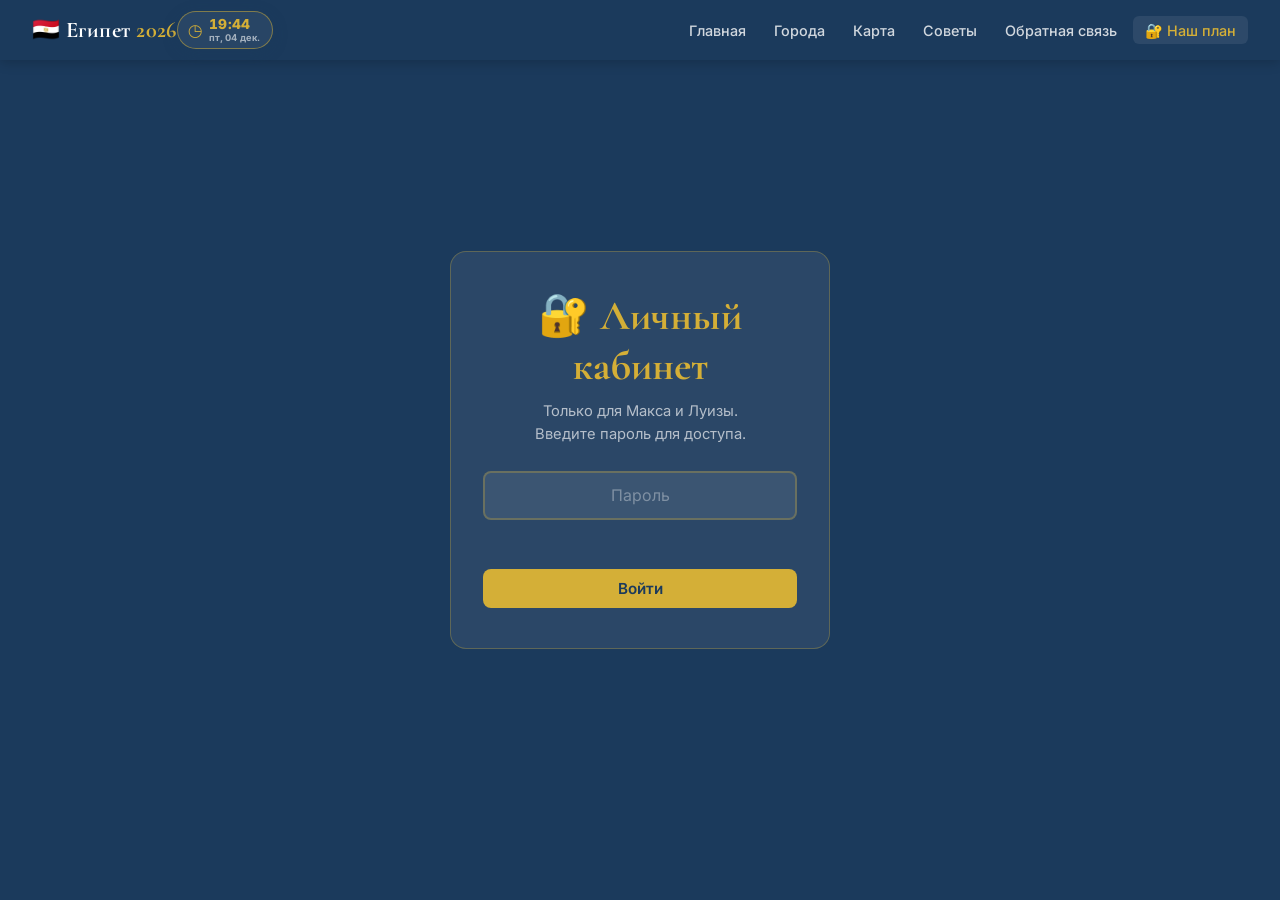
<file: private.html>
<!DOCTYPE html>
<html lang="ru">
<head>
  <meta charset="UTF-8">
  <meta name="viewport" content="width=device-width, initial-scale=1.0">
  <title>Наш план — Египет 2026</title>
  <meta name="description" content="Личный раздел семейного гида по Египту.">
  <meta name="theme-color" content="#1B3A5C">
  <meta property="og:title" content="Наш план — Египет 2026">
  <meta property="og:description" content="Личный раздел семейного гида по Египту.">
  <meta property="og:image" content="https://egypt.all-bot.ru/images/site-preview.jpg">
  <meta property="og:type" content="website">
  <link rel="apple-touch-icon" sizes="180x180" href="apple-touch-icon.png">
  <link rel="icon" type="image/png" sizes="32x32" href="favicon-32x32.png">
  <link rel="icon" type="image/png" sizes="16x16" href="favicon-16x16.png">
  <link rel="manifest" href="site.webmanifest">
  <link rel="stylesheet" href="css/style.css">
  <style>
    .private-tabs { display: flex; gap: 0.5rem; flex-wrap: wrap; margin-bottom: 2rem; }
    .priv-section { display: none; }
    .priv-section.active { display: block; }

    /* Budget */
    .budget-total-row td { font-weight: 700; background: var(--sand); color: var(--navy); font-size: 1.05rem; }

    /* Day cards in private — compact */
    .priv-day { background: var(--white); border-radius: var(--radius); margin-bottom: 1.25rem; box-shadow: var(--shadow); overflow: hidden; }
    .priv-day-hdr {
      background: var(--navy);
      color: var(--white);
      padding: 0.85rem 1.25rem;
      display: flex;
      align-items: center;
      gap: 0.75rem;
    }
    .priv-day-num {
      background: var(--gold);
      color: var(--navy);
      font-weight: 700;
      font-family: var(--font-h);
      width: 32px; height: 32px;
      border-radius: 50%;
      display: flex; align-items: center; justify-content: center;
      flex-shrink: 0;
      font-size: 1rem;
    }
    .priv-day-title { font-family: var(--font-h); font-size: 1.1rem; }
    .priv-day-date { color: rgba(255,255,255,0.55); font-size: 0.82rem; margin-left: auto; }
    .priv-day-body { padding: 0.75rem 1.25rem; }
    .priv-row {
      display: flex;
      align-items: flex-start;
      gap: 0.75rem;
      padding: 0.5rem 0;
      border-bottom: 1px solid var(--sand-dk);
    }
    .priv-row:last-child { border-bottom: none; }
    .priv-time {
      min-width: 65px;
      font-size: 0.82rem;
      font-weight: 600;
      color: var(--navy);
      padding-top: 2px;
    }
    .priv-event { flex: 1; font-size: 0.9rem; }
    .priv-cb { flex-shrink: 0; margin-top: 3px; }
    .priv-cb input[type="checkbox"] { width: 17px; height: 17px; accent-color: var(--gold); cursor: pointer; }
    .priv-row.done .priv-event { text-decoration: line-through; color: var(--text-lt); }

    .section-badge {
      display: inline-block;
      background: var(--gold);
      color: var(--navy);
      font-weight: 700;
      font-size: 0.8rem;
      padding: 0.15rem 0.6rem;
      border-radius: 20px;
      margin-left: 0.5rem;
      vertical-align: middle;
    }
    .logout-btn {
      background: rgba(255,255,255,0.1);
      border: 1px solid rgba(255,255,255,0.2);
      color: rgba(255,255,255,0.7);
      padding: 0.3rem 0.75rem;
      border-radius: 6px;
      cursor: pointer;
      font-size: 0.8rem;
      font-family: var(--font-b);
      transition: all 0.2s;
    }
    .logout-btn:hover { background: rgba(255,255,255,0.15); color: white; }
    .priv-link { font-weight: 600; }
  </style>
</head>
<body>

<!-- NAVBAR -->
<nav class="navbar">
  <a class="navbar-brand" href="index.html">🇪🇬 <span>Египет</span> 2026</a>
  <button class="nav-toggle" aria-label="Меню"><span></span><span></span><span></span></button>
  <ul class="nav-links">
    <li><a href="index.html">Главная</a></li>
    <li><a href="cities.html">Города</a></li>
    <li><a href="map.html">Карта</a></li>
    <li><a href="tips.html">Советы</a></li>
    <li><a href="feedback.html">Обратная связь</a></li>
    <li class="nav-private"><a href="private.html">🔐 Наш план</a></li>
  </ul>
</nav>

<!-- PASSWORD OVERLAY -->
<div id="password-overlay" class="password-overlay">
  <div class="password-box">
    <h2>🔐 Личный кабинет</h2>
    <p>Только для Макса и Луизы.<br>Введите пароль для доступа.</p>
    <form id="pass-form">
      <input class="password-input" type="password" id="pass-input"
             placeholder="Пароль" autocomplete="current-password">
      <div class="password-error" id="pass-error"></div>
      <button type="submit" class="btn btn-primary" style="width:100%;justify-content:center;margin-top:0.5rem;">
        Войти
      </button>
    </form>
  </div>
</div>

<!-- PRIVATE CONTENT -->
<div id="private-content" style="display:none;">

  <!-- Private header bar -->
  <div style="background:linear-gradient(135deg,#1B3A5C,#2A5080);padding:2rem 1.5rem 1.5rem;">
    <div class="container" style="display:flex;align-items:center;justify-content:space-between;flex-wrap:wrap;gap:1rem;">
      <div>
        <h1 style="color:var(--white);font-size:1.8rem;margin-bottom:0.25rem;">🗓 Наш план, Луиза и Макс</h1>
        <p style="color:rgba(255,255,255,0.6);font-size:0.9rem;">14–21 апреля 2026 · Nesma Airlines NE-681 / NE-680 · Сочи ↔ Хургада</p>
      </div>
      <button class="logout-btn" onclick="sessionStorage.removeItem('egypt_auth');location.reload();">Выйти</button>
    </div>
  </div>

  <section class="section">
    <div class="container">

      <!-- Section tabs -->
      <div class="private-tabs">
        <button class="tab-btn active" data-ptab="itinerary">📅 Расписание</button>
        <button class="tab-btn" data-ptab="budget">💰 Бюджет</button>
        <button class="tab-btn" data-ptab="booking">✅ Бронирования</button>
        <button class="tab-btn" data-ptab="packing">🎒 Упаковка</button>
      </div>

      <!-- ══ ITINERARY ══ -->
      <div id="priv-itinerary" class="priv-section active">
        <p class="text-muted mb-3" style="font-size:0.88rem;">Чекбоксы сохраняются автоматически — можно отмечать прямо в поездке с телефона.</p>

        <!-- Day 1 -->
        <div class="priv-day">
          <div class="priv-day-hdr">
            <div class="priv-day-num">1</div>
            <div class="priv-day-title">Прилёт в Хургаду ✈️</div>
            <div class="priv-day-date">Вт, 14 апреля</div>
          </div>
          <div class="priv-day-body">
            <div class="priv-row" id="r_d1_1">
              <div class="priv-cb"><input type="checkbox" id="it_d1_1" data-cb="itinerary"></div>
              <div class="priv-time">14:30</div>
              <div class="priv-event"><strong>Вылет из Сочи (AER)</strong>, рейс NE-681</div>
            </div>
            <div class="priv-row" id="r_d1_2">
              <div class="priv-cb"><input type="checkbox" id="it_d1_2" data-cb="itinerary"></div>
              <div class="priv-time">16:50</div>
              <div class="priv-event"><strong>Прилёт в Хургаду (HRG)</strong></div>
            </div>
            <div class="priv-row" id="r_d1_3">
              <div class="priv-cb"><input type="checkbox" id="it_d1_3" data-cb="itinerary"></div>
              <div class="priv-time">~17:30</div>
              <div class="priv-event">Виза на месте — <strong>$30 × 2 = $60</strong> наличными</div>
            </div>
            <div class="priv-row" id="r_d1_4">
              <div class="priv-cb"><input type="checkbox" id="it_d1_4" data-cb="itinerary"></div>
              <div class="priv-time">~18:30</div>
              <div class="priv-event">Трансфер в отель, заселение</div>
            </div>
            <div class="priv-row" id="r_d1_5">
              <div class="priv-cb"><input type="checkbox" id="it_d1_5" data-cb="itinerary"></div>
              <div class="priv-time">Вечер</div>
              <div class="priv-event">Ужин, разведка территории, купить SIM-карту Vodafone</div>
            </div>
          </div>
        </div>

        <!-- Day 2 -->
        <div class="priv-day">
          <div class="priv-day-hdr">
            <div class="priv-day-num">2</div>
            <div class="priv-day-title">Море и Хургада 🌊</div>
            <div class="priv-day-date">Ср, 15 апреля</div>
          </div>
          <div class="priv-day-body">
            <div class="priv-row"><div class="priv-cb"><input type="checkbox" id="it_d2_1" data-cb="itinerary"></div><div class="priv-time">Утро</div><div class="priv-event">Пляж, первый заход в Красное море, снорклинг</div></div>
            <div class="priv-row"><div class="priv-cb"><input type="checkbox" id="it_d2_2" data-cb="itinerary"></div><div class="priv-time">Обед</div><div class="priv-event">В отеле (всё включено)</div></div>
            <div class="priv-row"><div class="priv-cb"><input type="checkbox" id="it_d2_3" data-cb="itinerary"></div><div class="priv-time">~15:00</div><div class="priv-event">Прогулка по городу: Эль-Дахар, мечеть, рыбный рынок</div></div>
            <div class="priv-row"><div class="priv-cb"><input type="checkbox" id="it_d2_4" data-cb="itinerary"></div><div class="priv-time">Вечер</div><div class="priv-event"><strong>Набережная Мамша</strong> — ужин, кальян, забронировать яхту на 16-е</div></div>
          </div>
        </div>

        <!-- Day 3 -->
        <div class="priv-day">
          <div class="priv-day-hdr">
            <div class="priv-day-num">3</div>
            <div class="priv-day-title">Яхта на острова Гифтун 🐠</div>
            <div class="priv-day-date">Чт, 16 апреля</div>
          </div>
          <div class="priv-day-body">
            <div class="priv-row"><div class="priv-cb"><input type="checkbox" id="it_d3_1" data-cb="itinerary"></div><div class="priv-time">09:00</div><div class="priv-event"><strong>Яхта на острова Гифтун</strong> — снорклинг, рыбки, кораллы</div></div>
            <div class="priv-row"><div class="priv-cb"><input type="checkbox" id="it_d3_2" data-cb="itinerary"></div><div class="priv-time">13:00</div><div class="priv-event">Обед на борту яхты</div></div>
            <div class="priv-row"><div class="priv-cb"><input type="checkbox" id="it_d3_3" data-cb="itinerary"></div><div class="priv-time">~16:00</div><div class="priv-event">Возврат в порт, отдых, бассейн</div></div>
            <div class="priv-row"><div class="priv-cb"><input type="checkbox" id="it_d3_4" data-cb="itinerary"></div><div class="priv-time">Вечер</div><div class="priv-event">Свободно. Шоппинг: ул. Sheraton / Senzo Mall</div></div>
          </div>
        </div>

        <!-- Day 4 -->
        <div class="priv-day">
          <div class="priv-day-hdr">
            <div class="priv-day-num">4</div>
            <div class="priv-day-title">Хургада → Луксор 🚌</div>
            <div class="priv-day-date">Пт, 17 апреля</div>
          </div>
          <div class="priv-day-body">
            <div class="priv-row"><div class="priv-cb"><input type="checkbox" id="it_d4_1" data-cb="itinerary"></div><div class="priv-time">Утро</div><div class="priv-event">Пляж, море, шоппинг в Senzo Mall или ул. Sheraton</div></div>
            <div class="priv-row"><div class="priv-cb"><input type="checkbox" id="it_d4_2" data-cb="itinerary"></div><div class="priv-time">~15:00</div><div class="priv-event">Чекаут из отеля, вещи с собой</div></div>
            <div class="priv-row"><div class="priv-cb"><input type="checkbox" id="it_d4_3" data-cb="itinerary"></div><div class="priv-time">~19:30</div><div class="priv-event"><strong>Автобус GoBus Elite: Хургада → Луксор</strong> (~4 ч, $15/чел)</div></div>
            <div class="priv-row"><div class="priv-cb"><input type="checkbox" id="it_d4_4" data-cb="itinerary"></div><div class="priv-time">~23:30</div><div class="priv-event">Луксор, такси, заселение в Airbnb</div></div>
          </div>
        </div>

        <!-- Day 5 -->
        <div class="priv-day">
          <div class="priv-day-hdr">
            <div class="priv-day-num">5</div>
            <div class="priv-day-title">Луксор — Западный + Восточный берег 🏛️</div>
            <div class="priv-day-date">Сб, 18 апреля</div>
          </div>
          <div class="priv-day-body">
            <div class="priv-row"><div class="priv-cb"><input type="checkbox" id="it_d5_1" data-cb="itinerary"></div><div class="priv-time">07:00</div><div class="priv-event">Ранний выход, такси/тук-тук на западный берег (~$25 за машину)</div></div>
            <div class="priv-row"><div class="priv-cb"><input type="checkbox" id="it_d5_2" data-cb="itinerary"></div><div class="priv-time">07:30</div><div class="priv-event"><strong>Долина Царей</strong> — 3 гробницы (билет ~$10)</div></div>
            <div class="priv-row"><div class="priv-cb"><input type="checkbox" id="it_d5_3" data-cb="itinerary"></div><div class="priv-time">09:30</div><div class="priv-event"><strong>Храм Хатшепсут</strong> (~$7)</div></div>
            <div class="priv-row"><div class="priv-cb"><input type="checkbox" id="it_d5_4" data-cb="itinerary"></div><div class="priv-time">11:00</div><div class="priv-event"><strong>Колоссы Мемнона</strong> — бесплатно, фотостоп</div></div>
            <div class="priv-row"><div class="priv-cb"><input type="checkbox" id="it_d5_5" data-cb="itinerary"></div><div class="priv-time">14:00</div><div class="priv-event"><strong>Карнакский храм</strong> — главное в Луксоре (~$5)</div></div>
            <div class="priv-row"><div class="priv-cb"><input type="checkbox" id="it_d5_6" data-cb="itinerary"></div><div class="priv-time">16:30</div><div class="priv-event"><strong>Луксорский храм</strong> (по желанию, ~$5)</div></div>
            <div class="priv-row"><div class="priv-cb"><input type="checkbox" id="it_d5_7" data-cb="itinerary"></div><div class="priv-time">~17:00</div><div class="priv-event"><strong>Фелука на Ниле</strong> — закат (~$4 за лодку, торговаться!)</div></div>
            <div class="priv-row"><div class="priv-cb"><input type="checkbox" id="it_d5_8" data-cb="itinerary"></div><div class="priv-time">~19:00</div><div class="priv-event">Ужин на набережной</div></div>
          </div>
        </div>

        <!-- Day 6 -->
        <div class="priv-day">
          <div class="priv-day-hdr">
            <div class="priv-day-num">6</div>
            <div class="priv-day-title">Луксор → Каир ✈️</div>
            <div class="priv-day-date">Вс, 19 апреля</div>
          </div>
          <div class="priv-day-body">
            <div class="priv-row"><div class="priv-cb"><input type="checkbox" id="it_d6_1" data-cb="itinerary"></div><div class="priv-time">Утро</div><div class="priv-event">Досмотреть Луксор: Аллея Сфинксов, базар у храма</div></div>
            <div class="priv-row"><div class="priv-cb"><input type="checkbox" id="it_d6_2" data-cb="itinerary"></div><div class="priv-time">~12:00</div><div class="priv-event">Чекаут Airbnb, такси в аэропорт Луксора</div></div>
            <div class="priv-row"><div class="priv-cb"><input type="checkbox" id="it_d6_3" data-cb="itinerary"></div><div class="priv-time">~14:00</div><div class="priv-event"><strong>Самолёт Луксор → Каир</strong> (1 ч, Nile Air / Air Cairo)</div></div>
            <div class="priv-row"><div class="priv-cb"><input type="checkbox" id="it_d6_4" data-cb="itinerary"></div><div class="priv-time">~15:30</div><div class="priv-event">Каир, Uber в Airbnb, заселение</div></div>
            <div class="priv-row"><div class="priv-cb"><input type="checkbox" id="it_d6_5" data-cb="itinerary"></div><div class="priv-time">17:00</div><div class="priv-event"><strong>Хан-эль-Халили</strong> — базар, шоппинг, кафе Эль-Фишави</div></div>
            <div class="priv-row"><div class="priv-cb"><input type="checkbox" id="it_d6_6" data-cb="itinerary"></div><div class="priv-time">Вечер</div><div class="priv-event">Прогулка по старому Каиру, ул. Муиз, ужин</div></div>
          </div>
        </div>

        <!-- Day 7 -->
        <div class="priv-day">
          <div class="priv-day-hdr">
            <div class="priv-day-num">7</div>
            <div class="priv-day-title">Каир — Пирамиды + GEM 🔺</div>
            <div class="priv-day-date">Пн, 20 апреля</div>
          </div>
          <div class="priv-day-body">
            <div class="priv-row"><div class="priv-cb"><input type="checkbox" id="it_d7_1" data-cb="itinerary"></div><div class="priv-time">09:00</div><div class="priv-event">Uber к пирамидам (~$5–10)</div></div>
            <div class="priv-row"><div class="priv-cb"><input type="checkbox" id="it_d7_2" data-cb="itinerary"></div><div class="priv-time">09:30</div><div class="priv-event"><strong>Пирамиды Гизы + Сфинкс</strong> (вход ~$10)</div></div>
            <div class="priv-row"><div class="priv-cb"><input type="checkbox" id="it_d7_3" data-cb="itinerary"></div><div class="priv-time">13:00</div><div class="priv-event"><strong>Grand Egyptian Museum (GEM)</strong> — 3–4 часа (~$20). Тутанхамон!</div></div>
            <div class="priv-row"><div class="priv-cb"><input type="checkbox" id="it_d7_4" data-cb="itinerary"></div><div class="priv-time">17:00</div><div class="priv-event">Обед, сувениры у пирамид</div></div>
            <div class="priv-row"><div class="priv-cb"><input type="checkbox" id="it_d7_5" data-cb="itinerary"></div><div class="priv-time">Вечер</div><div class="priv-event"><strong>Автобус GoBus Каир → Хургада</strong> (~6–7 ч, $15–22/чел)<br><em>ИЛИ</em> самолёт Air Cairo ~21:25 (1 ч, от $28/чел)</div></div>
            <div class="priv-row"><div class="priv-cb"><input type="checkbox" id="it_d7_6" data-cb="itinerary"></div><div class="priv-time">~23:00</div><div class="priv-event">Хургада, такси, заселение в отель (последняя ночь)</div></div>
          </div>
        </div>

        <!-- Day 8 -->
        <div class="priv-day">
          <div class="priv-day-hdr">
            <div class="priv-day-num">8</div>
            <div class="priv-day-title">Домой 🏠</div>
            <div class="priv-day-date">Вт, 21 апреля</div>
          </div>
          <div class="priv-day-body">
            <div class="priv-row"><div class="priv-cb"><input type="checkbox" id="it_d8_1" data-cb="itinerary"></div><div class="priv-time">06:00</div><div class="priv-event">Выезд в аэропорт Хургады</div></div>
            <div class="priv-row"><div class="priv-cb"><input type="checkbox" id="it_d8_2" data-cb="itinerary"></div><div class="priv-time">09:15</div><div class="priv-event"><strong>Вылет NE-680: Хургада → Сочи</strong></div></div>
            <div class="priv-row"><div class="priv-cb"><input type="checkbox" id="it_d8_3" data-cb="itinerary"></div><div class="priv-time">13:30</div><div class="priv-event">🏡 Дома! Разобрать чемоданы, вспоминать</div></div>
          </div>
        </div>
      </div>

      <!-- ══ BUDGET ══ -->
      <div id="priv-budget" class="priv-section">
        <p class="text-muted mb-3" style="font-size:0.88rem;">Отмечай ✅ статьи, которые уже оплачены. Галочки сохраняются.</p>
        <div style="overflow-x:auto;">
          <table class="styled-table">
            <thead>
              <tr>
                <th>Оплачено</th>
                <th>Статья</th>
                <th class="budget-amount">Сумма</th>
                <th>Где</th>
              </tr>
            </thead>
            <tbody>
              <tr>
                <td class="budget-paid"><input type="checkbox" id="bud_1" data-cb="budget"></td>
                <td>✈️ Билеты Сочи ↔ Хургада (NE-681/680)</td>
                <td class="budget-amount">~13 000 ₽</td>
                <td>Куплены</td>
              </tr>
              <tr>
                <td class="budget-paid"><input type="checkbox" id="bud_2" data-cb="budget"></td>
                <td>🛂 Визы × 2</td>
                <td class="budget-amount">$60 (~5 500 ₽)</td>
                <td>На месте наличными</td>
              </tr>
              <tr>
                <td class="budget-paid"><input type="checkbox" id="bud_3" data-cb="budget"></td>
                <td>🏨 Отель Хургада AI (4+1 ночей)</td>
                <td class="budget-amount">25 000–40 000 ₽</td>
                <td><a class="priv-link" href="https://ostrovok.ru" target="_blank" rel="noopener noreferrer">Островок</a> / <a class="priv-link" href="https://travel.yandex.ru" target="_blank" rel="noopener noreferrer">Яндекс</a></td>
              </tr>
              <tr>
                <td class="budget-paid"><input type="checkbox" id="bud_4" data-cb="budget"></td>
                <td>🏠 Airbnb Луксор (2 ночи)</td>
                <td class="budget-amount">4 000–8 000 ₽</td>
                <td><a class="priv-link" href="https://www.airbnb.com" target="_blank" rel="noopener noreferrer">Airbnb</a> / <a class="priv-link" href="https://www.booking.com" target="_blank" rel="noopener noreferrer">Booking</a></td>
              </tr>
              <tr>
                <td class="budget-paid"><input type="checkbox" id="bud_5" data-cb="budget"></td>
                <td>🏠 Airbnb Каир (1 ночь)</td>
                <td class="budget-amount">2 500–5 000 ₽</td>
                <td><a class="priv-link" href="https://www.airbnb.com" target="_blank" rel="noopener noreferrer">Airbnb</a> / <a class="priv-link" href="https://www.booking.com" target="_blank" rel="noopener noreferrer">Booking</a></td>
              </tr>
              <tr>
                <td class="budget-paid"><input type="checkbox" id="bud_6" data-cb="budget"></td>
                <td>🚌 Автобус Хургада → Луксор</td>
                <td class="budget-amount">~$30 (2 700 ₽)</td>
                <td><a class="priv-link" href="https://go-bus.com" target="_blank" rel="noopener noreferrer">go-bus.com</a></td>
              </tr>
              <tr>
                <td class="budget-paid"><input type="checkbox" id="bud_7" data-cb="budget"></td>
                <td>✈️ Самолёт Луксор → Каир</td>
                <td class="budget-amount">$100–170 за двоих</td>
                <td><a class="priv-link" href="https://www.aviasales.ru" target="_blank" rel="noopener noreferrer">Авиасейлс</a></td>
              </tr>
              <tr>
                <td class="budget-paid"><input type="checkbox" id="bud_8" data-cb="budget"></td>
                <td>🚌 Автобус/самолёт Каир → Хургада</td>
                <td class="budget-amount">$30–100 за двоих</td>
                <td><a class="priv-link" href="https://go-bus.com" target="_blank" rel="noopener noreferrer">go-bus.com</a> / <a class="priv-link" href="https://www.aviasales.ru" target="_blank" rel="noopener noreferrer">Авиасейлс</a></td>
              </tr>
              <tr>
                <td class="budget-paid"><input type="checkbox" id="bud_9" data-cb="budget"></td>
                <td>🚤 Яхта на острова Гифтун</td>
                <td class="budget-amount">~$60–80</td>
                <td>На месте / <a class="priv-link" href="https://sputnik8.com" target="_blank" rel="noopener noreferrer">Sputnik8</a></td>
              </tr>
              <tr>
                <td class="budget-paid"><input type="checkbox" id="bud_10" data-cb="budget"></td>
                <td>⛵ Фелука на Ниле</td>
                <td class="budget-amount">~$5</td>
                <td>Торг с набережной</td>
              </tr>
              <tr>
                <td class="budget-paid"><input type="checkbox" id="bud_11" data-cb="budget"></td>
                <td>🎫 Входные (пирамиды, GEM, храмы)</td>
                <td class="budget-amount">~$60–80</td>
                <td>На месте</td>
              </tr>
              <tr>
                <td class="budget-paid"><input type="checkbox" id="bud_12" data-cb="budget"></td>
                <td>🚕 Такси, Uber, тук-туки</td>
                <td class="budget-amount">~$50</td>
                <td>Uber / на месте</td>
              </tr>
              <tr>
                <td class="budget-paid"><input type="checkbox" id="bud_13" data-cb="budget"></td>
                <td>🍽 Еда вне отеля (~3–4 дня)</td>
                <td class="budget-amount">~$80–120</td>
                <td>Рестораны / кафе</td>
              </tr>
              <tr>
                <td class="budget-paid"><input type="checkbox" id="bud_14" data-cb="budget"></td>
                <td>🛍️ Шоппинг</td>
                <td class="budget-amount">$50–150</td>
                <td>Базары, ТЦ</td>
              </tr>
              <tr>
                <td class="budget-paid"><input type="checkbox" id="bud_15" data-cb="budget"></td>
                <td>💵 Чаевые, мелочи, непредвиденное</td>
                <td class="budget-amount">~$30</td>
                <td>—</td>
              </tr>
              <tr class="budget-total-row">
                <td colspan="2"><strong>ИТОГО</strong></td>
                <td class="budget-amount"><strong>~90 000–120 000 ₽</strong></td>
                <td>на двоих</td>
              </tr>
            </tbody>
          </table>
        </div>
      </div>

      <!-- ══ BOOKING ══ -->
      <div id="priv-booking" class="priv-section">
        <p class="text-muted mb-3" style="font-size:0.88rem;">Что нужно забронировать заранее. Отмечай когда сделано.</p>
        <div class="card">
          <div class="card-body">
            <ul class="checklist">
              <li>
                <input type="checkbox" id="book_1" data-cb="book">
                <label for="book_1"><strong>Отель Хургада</strong> — 4 ночи (14–17 апр) + 1 ночь (20 апр) · <a class="priv-link" href="https://ostrovok.ru" target="_blank" rel="noopener noreferrer">Островок</a> / <a class="priv-link" href="https://travel.yandex.ru" target="_blank" rel="noopener noreferrer">Яндекс Путешествия</a> · <em>Бронировать сейчас</em></label>
              </li>
              <li>
                <input type="checkbox" id="book_2" data-cb="book">
                <label for="book_2"><strong>Airbnb Луксор</strong> — 2 ночи (17–19 апр) · <a class="priv-link" href="https://www.airbnb.com" target="_blank" rel="noopener noreferrer">Airbnb</a>, East Bank, рядом с набережной · <em>Бронировать сейчас</em></label>
              </li>
              <li>
                <input type="checkbox" id="book_3" data-cb="book">
                <label for="book_3"><strong>Airbnb Каир</strong> — 1 ночь (19–20 апр) · <a class="priv-link" href="https://www.airbnb.com" target="_blank" rel="noopener noreferrer">Airbnb</a> / <a class="priv-link" href="https://www.booking.com" target="_blank" rel="noopener noreferrer">Booking</a> · Замалек или Downtown · <em>Бронировать сейчас</em></label>
              </li>
              <li>
                <input type="checkbox" id="book_4" data-cb="book">
                <label for="book_4"><strong>Самолёт Луксор → Каир</strong> (19 апр) · Nile Air / Air Cairo / EgyptAir · <a class="priv-link" href="https://www.aviasales.ru" target="_blank" rel="noopener noreferrer">Авиасейлс</a> · <em>Бронировать сейчас</em></label>
              </li>
              <li>
                <input type="checkbox" id="book_5" data-cb="book">
                <label for="book_5"><strong>Автобус/самолёт Каир → Хургада</strong> (20 апр) · <a class="priv-link" href="https://go-bus.com" target="_blank" rel="noopener noreferrer">go-bus.com</a> или <a class="priv-link" href="https://www.aviasales.ru" target="_blank" rel="noopener noreferrer">Авиасейлс</a> · <em>Бронировать сейчас</em></label>
              </li>
              <li>
                <input type="checkbox" id="book_6" data-cb="book">
                <label for="book_6"><strong>Автобус Хургада → Луксор</strong> (17 апр, ~19:30) · <a class="priv-link" href="https://go-bus.com" target="_blank" rel="noopener noreferrer">go-bus.com</a> или <a class="priv-link" href="https://12go.asia" target="_blank" rel="noopener noreferrer">12go.asia</a> · <em>За неделю до поездки</em></label>
              </li>
              <li>
                <input type="checkbox" id="book_7" data-cb="book">
                <label for="book_7"><strong>Яхта на острова Гифтун</strong> (16 апр) · <a class="priv-link" href="https://sputnik8.com" target="_blank" rel="noopener noreferrer">Sputnik8</a> или в отеле · <em>Можно на месте</em></label>
              </li>
              <li>
                <input type="checkbox" id="book_8" data-cb="book">
                <label for="book_8"><strong>Страховка</strong> — оформить до вылета</label>
              </li>
              <li>
                <input type="checkbox" id="book_9" data-cb="book">
                <label for="book_9"><strong><a class="priv-link" href="https://maps.me" target="_blank" rel="noopener noreferrer">Скачать Maps.me офлайн</a></strong> — Египет, Хургада, Луксор, Каир. Google Maps можно держать как запасной вариант</label>
              </li>
              <li>
                <input type="checkbox" id="book_10" data-cb="book">
                <label for="book_10"><strong>Обменять доллары</strong> — взять $300–400 наличными</label>
              </li>
            </ul>
          </div>
        </div>
      </div>

      <!-- ══ PACKING ══ -->
      <div id="priv-packing" class="priv-section">
        <p class="text-muted mb-3" style="font-size:0.88rem;">Список вещей. Отмечай когда положил в чемодан.</p>
        <div class="grid-2">
          <div class="card">
            <div class="card-body">
              <h4 style="margin-bottom:0.75rem;">📄 Документы и деньги</h4>
              <ul class="checklist">
                <li><input type="checkbox" id="pack_1" data-cb="pack"><label for="pack_1">Паспорт (действие 6+ месяцев)</label></li>
                <li><input type="checkbox" id="pack_2" data-cb="pack"><label for="pack_2">💵 Наличные доллары $300–400</label></li>
                <li><input type="checkbox" id="pack_3" data-cb="pack"><label for="pack_3">💳 Карта Visa/Mastercard</label></li>
                <li><input type="checkbox" id="pack_4" data-cb="pack"><label for="pack_4">📄 Страховка распечатана</label></li>
                <li><input type="checkbox" id="pack_5" data-cb="pack"><label for="pack_5">✈️ Билеты скачаны / распечатаны</label></li>
                <li><input type="checkbox" id="pack_6" data-cb="pack"><label for="pack_6">📱 Офлайн-карты скачаны (лучше Maps.me)</label></li>
              </ul>
            </div>
          </div>
          <div class="card">
            <div class="card-body">
              <h4 style="margin-bottom:0.75rem;">👙 Море и пляж</h4>
              <ul class="checklist">
                <li><input type="checkbox" id="pack_7" data-cb="pack"><label for="pack_7">🤿 Маска + трубка</label></li>
                <li><input type="checkbox" id="pack_8" data-cb="pack"><label for="pack_8">🩴 Аквашузы</label></li>
                <li><input type="checkbox" id="pack_9" data-cb="pack"><label for="pack_9">🧴 Крем SPF 50</label></li>
                <li><input type="checkbox" id="pack_10" data-cb="pack"><label for="pack_10">🧢 Кепка</label></li>
                <li><input type="checkbox" id="pack_11" data-cb="pack"><label for="pack_11">🕶️ Солнечные очки</label></li>
                <li><input type="checkbox" id="pack_12" data-cb="pack"><label for="pack_12">👙 Купальник / плавки</label></li>
              </ul>
            </div>
          </div>
          <div class="card">
            <div class="card-body">
              <h4 style="margin-bottom:0.75rem;">👗 Одежда</h4>
              <ul class="checklist">
                <li><input type="checkbox" id="pack_13" data-cb="pack"><label for="pack_13">👟 Удобная обувь для храмов</label></li>
                <li><input type="checkbox" id="pack_14" data-cb="pack"><label for="pack_14">🧥 Кофта (автобус — кондей ледяной!)</label></li>
                <li><input type="checkbox" id="pack_15" data-cb="pack"><label for="pack_15">👗 Одежда с рукавами (для мечетей)</label></li>
                <li><input type="checkbox" id="pack_16" data-cb="pack"><label for="pack_16">🧣 Лёгкий платок (Луизе в мечети)</label></li>
                <li><input type="checkbox" id="pack_17" data-cb="pack"><label for="pack_17">🩲 Бельё и носки на 8 дней</label></li>
              </ul>
            </div>
          </div>
          <div class="card">
            <div class="card-body">
              <h4 style="margin-bottom:0.75rem;">💊 Аптечка и техника</h4>
              <ul class="checklist">
                <li><input type="checkbox" id="pack_18" data-cb="pack"><label for="pack_18">💊 Таблетки от расстройства желудка</label></li>
                <li><input type="checkbox" id="pack_19" data-cb="pack"><label for="pack_19">💊 Болеутоляющее, антигистаминные</label></li>
                <li><input type="checkbox" id="pack_20" data-cb="pack"><label for="pack_20">🦟 Репеллент от комаров</label></li>
                <li><input type="checkbox" id="pack_21" data-cb="pack"><label for="pack_21">🔋 Повербанк</label></li>
                <li><input type="checkbox" id="pack_22" data-cb="pack"><label for="pack_22">📸 Телефон / камера + зарядки</label></li>
                <li><input type="checkbox" id="pack_23" data-cb="pack"><label for="pack_23">🔌 Переходник не нужен (евророзетки)</label></li>
              </ul>
            </div>
          </div>
        </div>
      </div>

    </div>
  </div>
</div><!-- /private-content -->

<script src="js/main.js"></script>
<script>
// Init password gate
initPasswordGate();

// Private section tabs
document.querySelectorAll('[data-ptab]').forEach(btn => {
  btn.addEventListener('click', () => {
    document.querySelectorAll('[data-ptab]').forEach(b => b.classList.remove('active'));
    document.querySelectorAll('.priv-section').forEach(s => s.classList.remove('active'));
    btn.classList.add('active');
    document.getElementById('priv-' + btn.dataset.ptab).classList.add('active');
  });
});

// Checkbox row style
function applyRowDone(cb) {
  const row = cb.closest('.priv-row');
  if (row) row.classList.toggle('done', cb.checked);
}

// Override applyCheckedStyle for priv-row
const origApply = window.applyCheckedStyle;
window.applyCheckedStyle = function(cb) {
  origApply(cb);
  applyRowDone(cb);
};

// If already authenticated, init checkboxes immediately
if (sessionStorage.getItem('egypt_auth') === '1') {
  document.addEventListener('DOMContentLoaded', () => {
    initCheckboxes('itinerary');
    initCheckboxes('budget');
    initCheckboxes('pack');
    initCheckboxes('book');
    // apply row styles
    document.querySelectorAll('[data-cb]').forEach(cb => applyRowDone(cb));
  });
}
</script>
</body>
</html>
</file>
<file: css/style.css>
/* ========================================
   Egypt Trip 2026 — Global Styles
   ======================================== */

@import url('https://fonts.googleapis.com/css2?family=Cormorant+Garamond:wght@400;600;700&family=Inter:wght@300;400;500;600&display=swap');

:root {
  --gold:    #D4AF37;
  --gold-lt: #F0D060;
  --sand:    #F5E6C8;
  --sand-dk: #E8D0A0;
  --navy:    #1B3A5C;
  --navy-lt: #2A5080;
  --white:   #FFFFFF;
  --text:    #2C2C2C;
  --text-lt: #6B6B6B;
  --border:  #DDD0B0;
  --shadow:  0 4px 24px rgba(27,58,92,0.10);
  --radius:  12px;
  --font-h:  'Cormorant Garamond', Georgia, serif;
  --font-b:  'Inter', system-ui, sans-serif;
}

*, *::before, *::after { box-sizing: border-box; margin: 0; padding: 0; }

html { scroll-behavior: smooth; }

body {
  font-family: var(--font-b);
  color: var(--text);
  background: var(--sand);
  line-height: 1.6;
  font-size: 16px;
}

/* ── Typography ── */
h1, h2, h3, h4 {
  font-family: var(--font-h);
  font-weight: 700;
  line-height: 1.2;
  color: var(--navy);
}
h1 { font-size: clamp(2.2rem, 6vw, 4rem); }
h2 { font-size: clamp(1.6rem, 4vw, 2.6rem); }
h3 { font-size: clamp(1.2rem, 3vw, 1.8rem); }
h4 { font-size: 1.15rem; }

p { margin-bottom: 0.75rem; }
a { color: var(--navy); text-decoration: none; }
a:hover { color: var(--gold); }

/* ── Navbar ── */
.navbar {
  position: sticky;
  top: 0;
  z-index: 1400;
  background: var(--navy);
  display: flex;
  align-items: center;
  justify-content: space-between;
  padding: 0 2rem;
  height: 60px;
  box-shadow: 0 2px 12px rgba(0,0,0,0.2);
}

.navbar-brand {
  font-family: var(--font-h);
  font-size: 1.4rem;
  font-weight: 700;
  color: var(--gold);
  letter-spacing: 0.02em;
  text-decoration: none;
  white-space: nowrap;
  flex-shrink: 0;
}
.navbar-brand span { color: var(--white); }

.navbar-left {
  display: flex;
  align-items: center;
  gap: 0.9rem;
  flex: 0 0 auto;
  min-width: max-content;
}

.nav-links {
  display: flex;
  gap: 0.25rem;
  list-style: none;
  margin-left: auto;
}

.nav-links a {
  color: rgba(255,255,255,0.80);
  font-size: 0.9rem;
  font-weight: 500;
  padding: 0.35rem 0.75rem;
  border-radius: 6px;
  transition: all 0.2s;
  white-space: nowrap;
}
.nav-links a:hover,
.nav-links a.active {
  color: var(--gold);
  background: rgba(255,255,255,0.08);
}

.egypt-time-btn {
  min-height: 38px;
  padding: 0.28rem 0.72rem 0.28rem 0.62rem;
  border-radius: 999px;
  border: 1px solid rgba(212,175,55,0.52);
  background: rgba(255,255,255,0.06);
  color: var(--white);
  display: inline-flex;
  align-items: center;
  gap: 0.42rem;
  font-family: var(--font-b);
  font-size: 0.86rem;
  font-weight: 800;
  letter-spacing: 0.01em;
  line-height: 1;
  cursor: pointer;
  white-space: nowrap;
  box-shadow: 0 4px 16px rgba(27,58,92,0.22);
  transition: transform 0.2s, border-color 0.2s, background 0.2s;
}
.egypt-time-btn:hover {
  transform: translateY(-1px);
  border-color: rgba(212,175,55,0.85);
  background: rgba(212,175,55,0.14);
}
.egypt-time-icon {
  color: rgba(212,175,55,0.92);
  font-size: 1.05rem;
  line-height: 1;
}
.egypt-time-main {
  display: grid;
  gap: 0.08rem;
  text-align: left;
}
.egypt-time-value {
  color: var(--gold);
  font-variant-numeric: tabular-nums;
}
.egypt-time-date {
  color: rgba(255,255,255,0.58);
  font-size: 0.58rem;
  font-weight: 700;
  letter-spacing: 0.02em;
  text-transform: lowercase;
}

.time-overlay {
  position: fixed;
  inset: 0;
  z-index: 1300;
  display: none;
  align-items: center;
  justify-content: center;
  padding: 1.25rem;
  background: rgba(27,58,92,0.58);
}
.time-overlay.open { display: flex; }
.time-modal {
  width: 100%;
  max-width: 500px;
  overflow: hidden;
  border-radius: 22px;
  background: var(--white);
  box-shadow: 0 24px 60px rgba(0,0,0,0.22);
}
.time-head {
  background: linear-gradient(135deg, var(--navy), var(--navy-lt));
  color: var(--white);
  padding: 1.15rem 1.25rem;
  display: flex;
  align-items: flex-start;
  justify-content: space-between;
  gap: 1rem;
}
.time-kicker {
  color: var(--gold);
  font-size: 0.74rem;
  font-weight: 800;
  letter-spacing: 0.12em;
  text-transform: uppercase;
  margin-bottom: 0.22rem;
}
.time-head h3 {
  color: var(--white);
  font-size: 1.45rem;
  margin: 0;
}
.time-head p {
  margin: 0.2rem 0 0;
  color: rgba(255,255,255,0.68);
  font-size: 0.88rem;
}
.time-close {
  width: 36px;
  height: 36px;
  border-radius: 999px;
  border: 1px solid rgba(255,255,255,0.15);
  background: rgba(255,255,255,0.1);
  color: var(--white);
  font-size: 1.2rem;
  cursor: pointer;
  flex: 0 0 auto;
}
.time-body { padding: 1.25rem; }
.time-egypt-now {
  color: var(--navy);
  font-family: var(--font-h);
  font-size: clamp(2.8rem, 12vw, 4rem);
  font-weight: 700;
  line-height: 0.95;
  text-align: center;
  font-variant-numeric: tabular-nums;
}
.time-note {
  max-width: 390px;
  margin: 0.75rem auto 1.1rem;
  color: var(--text-lt);
  text-align: center;
  font-size: 0.88rem;
}
.time-zones {
  display: grid;
  gap: 0.45rem;
}
.time-zone-row {
  display: grid;
  grid-template-columns: minmax(0, 1fr) minmax(60px, 1fr) minmax(54px, 1fr);
  align-items: center;
  gap: 0.55rem;
  padding: 0.72rem 0.85rem;
  border: 1px solid rgba(27,58,92,0.08);
  border-radius: 12px;
  background: #fffaf0;
}
.time-zone-row.is-day {
  background: linear-gradient(135deg, #fff9e7, #fffdf7);
  border-color: rgba(212,175,55,0.25);
}
.time-zone-row.is-twilight {
  background: linear-gradient(135deg, #fff0dc, #f7eef7);
  border-color: rgba(204,132,68,0.24);
}
.time-zone-row.is-night {
  background: linear-gradient(135deg, #203b5c, #14283f);
  border-color: rgba(212,175,55,0.18);
}
.time-city {
  color: var(--navy);
  font-weight: 800;
  min-width: 0;
  overflow: hidden;
  text-overflow: ellipsis;
  white-space: nowrap;
}
.time-zone-row.is-night .time-city,
.time-zone-row.is-night .time-clock {
  color: rgba(255,255,255,0.92);
}
.time-clock {
  color: var(--text);
  font-weight: 800;
  font-variant-numeric: tabular-nums;
  text-align: right;
  justify-self: end;
}
.time-diff {
  min-width: 0;
  padding: 0.18rem 0.48rem;
  border-radius: 999px;
  background: rgba(212,175,55,0.16);
  color: #8B6914;
  text-align: center;
  font-size: 0.76rem;
  font-weight: 800;
  white-space: nowrap;
  justify-self: center;
}
.time-zone-row.is-night .time-diff {
  background: rgba(212,175,55,0.14);
  color: var(--gold);
}

/* Mobile hamburger */
.nav-toggle {
  display: none;
  flex-direction: column;
  gap: 5px;
  cursor: pointer;
  padding: 4px;
}
.nav-toggle span {
  display: block;
  width: 24px;
  height: 2px;
  background: var(--white);
  border-radius: 2px;
  transition: all 0.3s;
}

@media (max-width: 720px) {
  .navbar {
    padding: 0 0.9rem;
    gap: 0.75rem;
    position: sticky;
    z-index: 1400;
  }
  .navbar-brand {
    font-size: 1.08rem;
    min-width: 0;
    overflow: hidden;
    text-overflow: ellipsis;
    white-space: nowrap;
  }
  .navbar-left {
    flex: 1;
    min-width: 0;
    gap: 0.55rem;
  }
  .egypt-time-btn {
    min-height: 34px;
    padding: 0.24rem 0.5rem;
    font-size: 0.78rem;
  }
  .egypt-time-date { display: none; }
  .nav-toggle { display: flex; }
  .nav-toggle {
    flex-shrink: 0;
    width: 42px;
    height: 42px;
    align-items: center;
    justify-content: center;
    border-radius: 10px;
    background: rgba(255,255,255,0.06);
    border: 1px solid rgba(255,255,255,0.08);
    position: relative;
    z-index: 1420;
  }
  .nav-links {
    position: fixed;
    top: 60px; left: 0; right: 0;
    background: var(--navy);
    flex-direction: column;
    padding: 1rem;
    gap: 0.25rem;
    transform: translateY(calc(-100% - 80px));
    transition: transform 0.3s ease, opacity 0.25s ease;
    box-shadow: 0 8px 24px rgba(0,0,0,0.3);
    opacity: 0;
    pointer-events: none;
    z-index: 1410;
  }
  .nav-links.open {
    transform: translateY(0);
    opacity: 1;
    pointer-events: auto;
  }
  .nav-links a { padding: 0.6rem 1rem; font-size: 1rem; }
  .time-overlay {
    align-items: flex-end;
    padding: 0.9rem;
  }
  .time-modal {
    border-radius: 20px;
    max-height: calc(100vh - 1.8rem);
    overflow-y: auto;
  }
  .time-zone-row {
    grid-template-columns: minmax(0, 1fr) minmax(52px, 0.72fr) minmax(46px, 0.72fr);
    gap: 0.42rem;
    padding: 0.64rem 0.68rem;
  }
  .time-diff {
    grid-column: auto;
    justify-self: center;
    min-width: 0;
    padding: 0.16rem 0.4rem;
    font-size: 0.7rem;
  }
  .time-clock {
    font-size: 0.9rem;
  }
  .time-city {
    font-size: 0.9rem;
  }
}

/* ── Page Hero ── */
.page-hero {
  background: linear-gradient(135deg, var(--navy) 0%, var(--navy-lt) 100%);
  color: var(--white);
  padding: 4rem 2rem 3rem;
  text-align: center;
  position: relative;
  overflow: hidden;
}
.page-hero::before {
  content: '';
  position: absolute;
  inset: 0;
  background: url("data:image/svg+xml,%3Csvg width='60' height='60' viewBox='0 0 60 60' xmlns='http://www.w3.org/2000/svg'%3E%3Cg fill='none' fill-rule='evenodd'%3E%3Cg fill='%23D4AF37' fill-opacity='0.05'%3E%3Cpolygon points='30 0 60 60 0 60'/%3E%3C/g%3E%3C/g%3E%3C/svg%3E");
  background-size: 60px 60px;
}
.page-hero h1 { color: var(--white); position: relative; }
.page-hero p { color: rgba(255,255,255,0.75); font-size: 1.1rem; position: relative; }
.page-hero .gold-accent { color: var(--gold); }

/* ── Container ── */
.container {
  max-width: 1100px;
  margin: 0 auto;
  padding: 0 1.5rem;
}

/* ── Section ── */
.section {
  padding: 4rem 0;
}
.section-title {
  text-align: center;
  margin-bottom: 2.5rem;
}
.section-title h2 { margin-bottom: 0.5rem; }
.section-title p { color: var(--text-lt); font-size: 1.05rem; }
.gold-line {
  width: 60px;
  height: 3px;
  background: var(--gold);
  margin: 0.75rem auto 0;
  border-radius: 2px;
}

/* ── Cards ── */
.card {
  background: var(--white);
  border-radius: var(--radius);
  box-shadow: var(--shadow);
  overflow: hidden;
  transition: transform 0.2s, box-shadow 0.2s;
}
.card:hover {
  transform: translateY(-3px);
  box-shadow: 0 8px 32px rgba(27,58,92,0.15);
}
.card-body { padding: 1.5rem; }
.card-icon {
  font-size: 2.5rem;
  margin-bottom: 0.75rem;
  display: block;
}

/* ── Grid ── */
.grid-2 { display: grid; grid-template-columns: repeat(2, 1fr); gap: 1.5rem; }
.grid-3 { display: grid; grid-template-columns: repeat(3, 1fr); gap: 1.5rem; }
.grid-4 { display: grid; grid-template-columns: repeat(4, 1fr); gap: 1.5rem; }

@media (max-width: 900px) {
  .grid-4 { grid-template-columns: repeat(2, 1fr); }
  .grid-3 { grid-template-columns: repeat(2, 1fr); }
}
@media (max-width: 600px) {
  .grid-4, .grid-3, .grid-2 { grid-template-columns: 1fr; }
}

/* ── Buttons ── */
.btn {
  display: inline-flex;
  align-items: center;
  gap: 0.5rem;
  padding: 0.65rem 1.4rem;
  border-radius: 8px;
  font-family: var(--font-b);
  font-weight: 600;
  font-size: 0.95rem;
  cursor: pointer;
  border: none;
  transition: all 0.2s;
  text-decoration: none;
}
.btn-primary {
  background: var(--gold);
  color: var(--navy);
}
.btn-primary:hover { background: var(--gold-lt); color: var(--navy); transform: translateY(-1px); }

.btn-outline {
  background: transparent;
  color: var(--navy);
  border: 2px solid var(--navy);
}
.btn-outline:hover { background: var(--navy); color: var(--white); }

.btn-white {
  background: var(--white);
  color: var(--navy);
}
.btn-white:hover { background: var(--sand); color: var(--navy); }

.btn-sm { padding: 0.4rem 0.9rem; font-size: 0.85rem; }

/* ── Accordion ── */
.accordion-item {
  background: var(--white);
  border-radius: var(--radius);
  margin-bottom: 0.75rem;
  box-shadow: 0 2px 8px rgba(27,58,92,0.07);
  overflow: hidden;
}
.accordion-btn {
  width: 100%;
  background: none;
  border: none;
  text-align: left;
  padding: 1.1rem 1.4rem;
  cursor: pointer;
  display: flex;
  align-items: center;
  justify-content: space-between;
  gap: 1rem;
  font-family: var(--font-h);
  font-size: 1.15rem;
  font-weight: 600;
  color: var(--navy);
  transition: background 0.2s;
}
.accordion-btn:hover { background: var(--sand); }
.accordion-btn .acc-left { display: flex; align-items: center; gap: 0.6rem; }
.accordion-btn .acc-icon { font-size: 1.4rem; }
.accordion-arrow {
  font-size: 1rem;
  color: var(--gold);
  transition: transform 0.3s;
  flex-shrink: 0;
}
.accordion-item.open .accordion-arrow { transform: rotate(180deg); }
.accordion-body {
  padding: 0 1.4rem 1.2rem;
  color: var(--text);
  display: none;
  border-top: 1px solid var(--sand-dk);
}
.accordion-item.open .accordion-body { display: block; }

.acc-meta {
  display: flex;
  flex-wrap: wrap;
  gap: 0.5rem;
  margin-top: 0.75rem;
}
.acc-tag {
  background: var(--sand);
  color: var(--navy);
  font-size: 0.8rem;
  font-weight: 500;
  padding: 0.2rem 0.6rem;
  border-radius: 20px;
  border: 1px solid var(--border);
}
.acc-tag.price { background: #FFF8E7; border-color: var(--gold); color: #8B6914; }
.acc-tag.tip { background: #E8F4FD; border-color: #A0C8E8; color: #1B4F72; }
.acc-tag.must { background: #FFF0F0; border-color: #F0A0A0; color: #8B2020; }

/* ── Tabs ── */
.tab-nav {
  display: flex;
  gap: 0.5rem;
  margin-bottom: 2rem;
  flex-wrap: wrap;
}
.tab-btn {
  padding: 0.6rem 1.4rem;
  border-radius: 8px;
  border: 2px solid var(--border);
  background: var(--white);
  color: var(--text-lt);
  font-weight: 600;
  font-size: 0.95rem;
  cursor: pointer;
  font-family: var(--font-b);
  transition: all 0.2s;
}
.tab-btn:hover { border-color: var(--navy); color: var(--navy); }
.tab-btn.active {
  background: var(--navy);
  border-color: var(--navy);
  color: var(--gold);
}
.tab-panel { display: none; }
.tab-panel.active { display: block; }

/* ── Checklist ── */
.checklist { list-style: none; }
.checklist li {
  display: flex;
  align-items: flex-start;
  gap: 0.75rem;
  padding: 0.6rem 0;
  border-bottom: 1px solid var(--sand-dk);
  font-size: 0.95rem;
}
.checklist li:last-child { border-bottom: none; }
.checklist input[type="checkbox"] {
  width: 18px;
  height: 18px;
  accent-color: var(--gold);
  cursor: pointer;
  flex-shrink: 0;
  margin-top: 2px;
}
.checklist label {
  cursor: pointer;
  flex: 1;
  transition: color 0.2s;
}
.checklist input:checked + label {
  text-decoration: line-through;
  color: var(--text-lt);
}

/* ── Table ── */
.styled-table {
  width: 100%;
  border-collapse: collapse;
  font-size: 0.92rem;
  background: var(--white);
  border-radius: var(--radius);
  overflow: hidden;
  box-shadow: var(--shadow);
}
.styled-table thead {
  background: var(--navy);
  color: var(--white);
}
.styled-table th {
  padding: 0.85rem 1rem;
  text-align: left;
  font-weight: 600;
  font-size: 0.85rem;
  letter-spacing: 0.05em;
  text-transform: uppercase;
}
.styled-table td {
  padding: 0.8rem 1rem;
  border-bottom: 1px solid var(--sand-dk);
  vertical-align: middle;
}
.styled-table tr:last-child td { border-bottom: none; }
.styled-table tr:hover td { background: var(--sand); }
.styled-table .total-row td { font-weight: 700; background: var(--sand); color: var(--navy); }

/* ── Timeline / Day Plan ── */
.day-card {
  background: var(--white);
  border-radius: var(--radius);
  box-shadow: var(--shadow);
  margin-bottom: 1.5rem;
  overflow: hidden;
}
.day-header {
  background: var(--navy);
  color: var(--white);
  padding: 1rem 1.5rem;
  display: flex;
  align-items: center;
  gap: 1rem;
}
.day-number {
  background: var(--gold);
  color: var(--navy);
  font-family: var(--font-h);
  font-weight: 700;
  font-size: 1.1rem;
  width: 38px;
  height: 38px;
  border-radius: 50%;
  display: flex;
  align-items: center;
  justify-content: center;
  flex-shrink: 0;
}
.day-title { font-family: var(--font-h); font-size: 1.2rem; font-weight: 600; }
.day-date { color: rgba(255,255,255,0.65); font-size: 0.85rem; }
.day-body { padding: 1.25rem 1.5rem; }
.time-row {
  display: flex;
  align-items: flex-start;
  gap: 1rem;
  padding: 0.6rem 0;
  border-bottom: 1px solid var(--sand-dk);
}
.time-row:last-child { border-bottom: none; }
.time-row .time {
  font-weight: 600;
  color: var(--navy);
  min-width: 70px;
  font-size: 0.88rem;
  padding-top: 2px;
}
.time-row .event { flex: 1; font-size: 0.93rem; }
.time-row .event strong { color: var(--navy); }

/* ── Budget table checkboxes ── */
.budget-paid {
  text-align: center;
}
.budget-paid input[type="checkbox"] {
  width: 18px;
  height: 18px;
  accent-color: var(--gold);
  cursor: pointer;
}
tr.is-paid td { color: var(--text-lt); }
tr.is-paid .budget-amount { text-decoration: line-through; }

/* ── Password overlay ── */
.password-overlay {
  position: fixed;
  inset: 0;
  background: var(--navy);
  z-index: 999;
  display: flex;
  align-items: center;
  justify-content: center;
  flex-direction: column;
  gap: 1.5rem;
  padding: 2rem;
}
.password-box {
  background: rgba(255,255,255,0.07);
  border: 1px solid rgba(212,175,55,0.3);
  border-radius: 16px;
  padding: 2.5rem 2rem;
  width: 100%;
  max-width: 380px;
  text-align: center;
}
.password-box h2 { color: var(--gold); margin-bottom: 0.5rem; }
.password-box p { color: rgba(255,255,255,0.65); margin-bottom: 1.5rem; font-size: 0.92rem; }
.password-input {
  width: 100%;
  padding: 0.8rem 1rem;
  border-radius: 8px;
  border: 2px solid rgba(212,175,55,0.3);
  background: rgba(255,255,255,0.08);
  color: var(--white);
  font-size: 1rem;
  font-family: var(--font-b);
  margin-bottom: 1rem;
  outline: none;
  transition: border-color 0.2s;
  text-align: center;
  letter-spacing: 0.1em;
}
.password-input:focus { border-color: var(--gold); }
.password-input::placeholder { color: rgba(255,255,255,0.35); letter-spacing: 0; }
.password-error {
  color: #FF8080;
  font-size: 0.85rem;
  margin-top: 0.5rem;
  min-height: 1.2em;
}

/* ── Map ── */
#map {
  height: calc(100vh - 60px);
  width: 100%;
}
.leaflet-popup-content-wrapper {
  border-radius: 10px;
  box-shadow: 0 4px 16px rgba(0,0,0,0.15);
}
.map-popup-title {
  font-family: var(--font-h);
  font-size: 1.1rem;
  font-weight: 700;
  color: var(--navy);
  margin-bottom: 0.25rem;
}
.map-popup-desc {
  font-size: 0.85rem;
  color: var(--text-lt);
  margin: 0;
}
.map-popup-tag {
  display: inline-block;
  background: var(--sand);
  color: var(--navy);
  font-size: 0.75rem;
  padding: 0.1rem 0.5rem;
  border-radius: 10px;
  margin-top: 0.35rem;
  font-weight: 500;
}

/* ── Form ── */
.form-group {
  margin-bottom: 1.25rem;
}
.form-label {
  display: block;
  font-weight: 500;
  margin-bottom: 0.4rem;
  font-size: 0.92rem;
  color: var(--navy);
}
.form-input, .form-select, .form-textarea {
  width: 100%;
  padding: 0.7rem 1rem;
  border: 2px solid var(--border);
  border-radius: 8px;
  font-family: var(--font-b);
  font-size: 0.95rem;
  color: var(--text);
  background: var(--white);
  outline: none;
  transition: border-color 0.2s;
}
.form-input:focus, .form-select:focus, .form-textarea:focus {
  border-color: var(--navy);
}
.form-textarea { resize: vertical; min-height: 100px; }

.form-radio-group { display: flex; gap: 1rem; flex-wrap: wrap; }
.form-radio-label {
  display: flex;
  align-items: center;
  gap: 0.4rem;
  cursor: pointer;
  font-size: 0.93rem;
}
.form-radio-label input { accent-color: var(--gold); }

.rating-group { display: flex; gap: 0.5rem; flex-wrap: wrap; }
.rating-btn {
  padding: 0.4rem 0.9rem;
  border: 2px solid var(--border);
  border-radius: 6px;
  background: var(--white);
  cursor: pointer;
  font-size: 0.9rem;
  transition: all 0.2s;
}
.rating-btn.selected { background: var(--gold); border-color: var(--gold); color: var(--navy); font-weight: 600; }

/* ── Hero (index) ── */
.hero {
  position: relative;
  min-height: auto;
  display: flex;
  align-items: flex-start;
  justify-content: center;
  text-align: center;
  overflow: hidden;
  background: linear-gradient(160deg, var(--navy) 0%, #0D2240 60%, #1A3A5C 100%);
  padding: 2rem 2rem 4rem;
}
.hero-bg-pattern {
  position: absolute;
  inset: 0;
  background-image:
    radial-gradient(ellipse at 20% 50%, rgba(212,175,55,0.08) 0%, transparent 60%),
    radial-gradient(ellipse at 80% 20%, rgba(212,175,55,0.06) 0%, transparent 50%),
    url("data:image/svg+xml,%3Csvg width='80' height='80' viewBox='0 0 80 80' xmlns='http://www.w3.org/2000/svg'%3E%3Cg fill='%23D4AF37' fill-opacity='0.04' fill-rule='evenodd'%3E%3Cpolygon points='40 0 80 80 0 80'/%3E%3C/g%3E%3C/svg%3E");
  background-size: auto, auto, 80px 80px;
}
.hero-content { position: relative; z-index: 1; max-width: 720px; }
.hero-eyebrow {
  font-family: var(--font-b);
  font-size: 0.85rem;
  font-weight: 600;
  letter-spacing: 0.15em;
  text-transform: uppercase;
  color: var(--gold);
  margin-bottom: 1rem;
}
.hero h1 { color: var(--white); margin-bottom: 1rem; }
.hero h1 em { color: var(--gold); font-style: normal; }
.hero-sub { color: rgba(255,255,255,0.70); font-size: 1.15rem; margin-bottom: 2.5rem; }

.hero-btns { display: flex; gap: 1rem; justify-content: center; flex-wrap: wrap; }

@media (max-width: 720px) {
  .hero {
    min-height: auto;
    padding: 1.75rem 1.1rem 3rem;
    align-items: flex-start;
  }
  .hero-content {
    max-width: 100%;
  }
  .hero-sub {
    font-size: 1rem;
    margin-bottom: 1.5rem;
  }
}

/* Route strip */
.route-strip {
  background: var(--white);
  padding: 1.75rem 0;
  border-bottom: 3px solid var(--gold);
}
.route-inner {
  display: flex;
  align-items: center;
  justify-content: center;
  gap: 0.5rem;
  flex-wrap: wrap;
}
.route-city {
  text-align: center;
  padding: 0 0.5rem;
}
.route-city-icon { font-size: 1.8rem; }
.route-city-name {
  font-family: var(--font-h);
  font-size: 1rem;
  font-weight: 700;
  color: var(--navy);
  display: block;
}
.route-city-days { font-size: 0.78rem; color: var(--text-lt); }
.route-arrow {
  color: var(--gold);
  font-size: 1.5rem;
  flex-shrink: 0;
}

/* City cards on index */
.city-card {
  background: var(--white);
  border-radius: var(--radius);
  box-shadow: var(--shadow);
  overflow: hidden;
  transition: transform 0.2s, box-shadow 0.2s;
  display: flex;
  flex-direction: column;
}
.city-card:hover { transform: translateY(-4px); box-shadow: 0 12px 40px rgba(27,58,92,0.18); }
.city-card-header {
  height: 130px;
  display: flex;
  align-items: center;
  justify-content: center;
  font-size: 3.5rem;
  flex-shrink: 0;
}
.city-card-body { padding: 1.25rem; flex: 1; }
.city-card-body h3 { margin-bottom: 0.3rem; font-size: 1.3rem; }
.city-card-body p { font-size: 0.88rem; color: var(--text-lt); margin-bottom: 1rem; }
.city-card-link {
  display: inline-flex;
  align-items: center;
  gap: 0.3rem;
  font-size: 0.85rem;
  font-weight: 600;
  color: var(--navy);
  text-decoration: none;
}
.city-card-link:hover { color: var(--gold); }

/* Badge */
.badge {
  display: inline-block;
  padding: 0.2rem 0.6rem;
  border-radius: 20px;
  font-size: 0.78rem;
  font-weight: 600;
}
.badge-gold { background: #FFF8E1; color: #8B6914; border: 1px solid var(--gold); }
.badge-navy { background: var(--navy); color: var(--white); }
.badge-green { background: #E8F8E8; color: #2A7A2A; border: 1px solid #90D090; }

/* Tip box */
.tip-box {
  background: #E8F4FD;
  border-left: 4px solid var(--navy);
  border-radius: 0 8px 8px 0;
  padding: 1rem 1.2rem;
  margin: 1rem 0;
  font-size: 0.92rem;
}
.tip-box strong { color: var(--navy); }

/* Alert */
.alert {
  border-radius: var(--radius);
  padding: 1rem 1.2rem;
  font-size: 0.92rem;
  margin-bottom: 1rem;
}
.alert-info { background: #E8F4FD; border: 1px solid #A0C8E8; color: #1B4F72; }
.alert-warn { background: #FFF8E1; border: 1px solid #F0C040; color: #7A5A00; }

/* Footer */
.footer {
  background: var(--navy);
  color: rgba(255,255,255,0.55);
  text-align: center;
  padding: 2rem 1rem;
  font-size: 0.85rem;
  margin-top: 4rem;
}
.footer a { color: var(--gold); }
.footer strong { color: rgba(255,255,255,0.85); }
.footer-legal {
  max-width: 780px;
  margin: 0.45rem auto 0;
  color: rgba(255,255,255,0.46);
  font-size: 0.78rem;
  line-height: 1.7;
}
.footer-legal a {
  color: rgba(240,208,96,0.88);
  text-decoration: underline;
  text-decoration-color: rgba(240,208,96,0.35);
  text-underline-offset: 3px;
}
.footer-actions {
  display: inline-flex;
  align-items: center;
  justify-content: center;
  gap: 0.55rem;
  margin-top: 0.15rem;
  flex-wrap: wrap;
}

.support-footer-btn {
  margin-top: 0.55rem;
  display: inline-flex;
  align-items: center;
  justify-content: center;
  gap: 0.35rem;
  min-height: 38px;
  padding: 0.45rem 0.9rem;
  border-radius: 999px;
  border: 1px solid rgba(212,175,55,0.55);
  background: rgba(212,175,55,0.1);
  color: var(--gold);
  font: inherit;
  font-weight: 700;
  text-decoration: none;
  cursor: pointer;
  transition: transform 0.2s, background 0.2s, border-color 0.2s;
}
.support-footer-btn:hover {
  transform: translateY(-1px);
  border-color: rgba(212,175,55,0.9);
  background: rgba(212,175,55,0.18);
}
.install-footer-btn {
  margin-top: 0.18rem;
  margin-left: 0.25rem;
  min-height: 38px;
  padding: 0;
  display: inline-flex;
  align-items: center;
  justify-content: center;
  border: 0;
  background: transparent;
  color: var(--gold);
  font: inherit;
  cursor: pointer;
  transition: transform 0.2s, opacity 0.2s;
}
.install-footer-btn:hover {
  transform: translateY(-1px);
  opacity: 0.86;
}
.install-footer-btn img {
  display: block;
  width: 76px;
  height: 38px;
  object-fit: contain;
}

.install-overlay {
  position: fixed;
  inset: 0;
  z-index: 2600;
  display: none;
  align-items: center;
  justify-content: center;
  padding: 1.25rem;
  background: rgba(18, 39, 62, 0.68);
  backdrop-filter: blur(4px);
}
.install-overlay.open { display: flex; }
.install-modal {
  position: relative;
  width: min(100%, 560px);
  max-height: calc(100vh - 2.5rem);
  overflow-y: auto;
  border: 1px solid rgba(212,175,55,0.45);
  border-radius: 26px;
  background:
    radial-gradient(circle at 92% 8%, rgba(212,175,55,0.14), transparent 34%),
    linear-gradient(145deg, #fffdf7 0%, #f8edda 100%);
  box-shadow: 0 28px 80px rgba(0,0,0,0.28);
  padding: 1.5rem;
  color: var(--text);
}
.install-close {
  position: absolute;
  top: 0.8rem;
  right: 0.8rem;
  z-index: 2;
  width: 38px;
  height: 38px;
  border: 1px solid rgba(27,58,92,0.1);
  border-radius: 999px;
  background: rgba(255,255,255,0.78);
  color: var(--navy);
  font-size: 1.35rem;
  line-height: 1;
  cursor: pointer;
}
.install-tabs {
  display: grid;
  grid-template-columns: 1fr 1fr;
  gap: 0.5rem;
  max-width: 320px;
  margin: 0 auto 0.9rem;
  padding: 0.28rem;
  border: 1px solid rgba(212,175,55,0.34);
  border-radius: 999px;
  background: rgba(255,255,255,0.62);
}
.install-tab {
  min-height: 38px;
  border: 0;
  border-radius: 999px;
  background: transparent;
  color: var(--navy);
  font: inherit;
  font-weight: 900;
  cursor: pointer;
}
.install-tab.active {
  background: var(--navy);
  color: var(--gold);
  box-shadow: 0 8px 18px rgba(27,58,92,0.16);
}
.install-card {
  overflow: hidden;
  border: 1px solid rgba(212,175,55,0.3);
  border-radius: 20px;
  background: rgba(255,255,255,0.82);
  box-shadow: 0 10px 26px rgba(27,58,92,0.12);
}
.install-card figcaption {
  display: none;
}
.install-card img {
  display: block;
  width: 100%;
  height: auto;
}
@media (max-width: 520px) {
  .install-modal {
    padding: 1rem;
    border-radius: 22px;
  }
  .install-tabs {
    max-width: none;
  }
}

/* Utility */
.text-center { text-align: center; }
.text-gold { color: var(--gold); }
.text-navy { color: var(--navy); }
.text-muted { color: var(--text-lt); }
.mt-1 { margin-top: 0.5rem; }
.mt-2 { margin-top: 1rem; }
.mt-3 { margin-top: 1.5rem; }
.mt-4 { margin-top: 2rem; }
.mb-2 { margin-bottom: 1rem; }
.mb-3 { margin-bottom: 1.5rem; }
.flex { display: flex; }
.flex-center { display: flex; align-items: center; justify-content: center; }
.gap-1 { gap: 0.5rem; }
.gap-2 { gap: 1rem; }
.flex-wrap { flex-wrap: wrap; }

/* ── Must-Know Block (Egyptian Frame) ── */
.must-know-block {
  background:
    url("data:image/svg+xml,%3Csvg width='60' height='60' viewBox='0 0 60 60' xmlns='http://www.w3.org/2000/svg'%3E%3Cg fill='%23D4AF37' fill-opacity='0.04'%3E%3Cpolygon points='30 0 60 60 0 60'/%3E%3C/g%3E%3C/svg%3E") repeat,
    linear-gradient(135deg, var(--navy) 0%, #243f62 100%);
  background-size: 60px 60px, auto;
  border-radius: 4px;
  padding: 2.25rem 2rem 1.75rem;
  margin-top: 2rem;
  position: relative;
  overflow: visible;
  box-shadow: 0 6px 28px rgba(27,58,92,0.28);
  /* Outer gold border */
  border: 3px solid var(--gold);
}
/* Inner thin ring */
.must-know-block::before {
  content: '';
  position: absolute;
  inset: 7px;
  border: 1px solid rgba(212,175,55,0.38);
  border-radius: 1px;
  pointer-events: none;
  z-index: 0;
}
/* All direct children above the inner ring */
.must-know-block > * { position: relative; z-index: 1; }

/* Egyptian corner diamond ornaments */
.egp-corner {
  position: absolute;
  width: 22px;
  height: 22px;
  z-index: 10;
}
.egp-tl { top: -11px;    left: -11px;  }
.egp-tr { top: -11px;    right: -11px; }
.egp-bl { bottom: -11px; left: -11px;  }
.egp-br { bottom: -11px; right: -11px; }
/* Outer diamond */
.egp-corner::before {
  content: '';
  position: absolute;
  width: 16px; height: 16px;
  top: 3px;    left: 3px;
  background: var(--gold);
  transform: rotate(45deg);
  border-radius: 1px;
}
/* Inner dot */
.egp-corner::after {
  content: '';
  position: absolute;
  width: 7px; height: 7px;
  top: 7.5px;  left: 7.5px;
  background: #1a3755;
  transform: rotate(45deg);
}
.must-know-label {
  display: inline-flex;
  align-items: center;
  gap: 0.4rem;
  background: var(--gold);
  color: var(--navy);
  font-size: 0.75rem;
  font-weight: 700;
  letter-spacing: 0.1em;
  text-transform: uppercase;
  padding: 0.25rem 0.8rem;
  border-radius: 20px;
  margin-bottom: 1rem;
  position: relative;
}
.must-know-block h2 {
  color: var(--white);
  font-size: clamp(1.3rem, 3vw, 1.8rem);
  margin-bottom: 1.25rem;
  position: relative;
}
.must-know-list {
  list-style: none;
  display: grid;
  grid-template-columns: repeat(2, 1fr);
  gap: 0.6rem 1.5rem;
  position: relative;
}
@media (max-width: 600px) {
  .must-know-list { grid-template-columns: 1fr; }
}
.must-know-list li {
  display: flex;
  align-items: flex-start;
  gap: 0.55rem;
  color: rgba(255,255,255,0.88);
  font-size: 0.92rem;
  line-height: 1.5;
}
.must-know-list li::before {
  content: '✓';
  color: var(--gold);
  font-weight: 700;
  font-size: 0.95rem;
  flex-shrink: 0;
  margin-top: 1px;
}
.must-know-block .bottom-note {
  margin-top: 1.25rem;
  padding-top: 1.1rem;
  border-top: 1px solid rgba(255,255,255,0.12);
  color: rgba(255,255,255,0.55);
  font-size: 0.83rem;
  font-style: italic;
  position: relative;
}
.must-know-block .bottom-note strong {
  color: var(--gold);
  font-style: normal;
}
</file>
